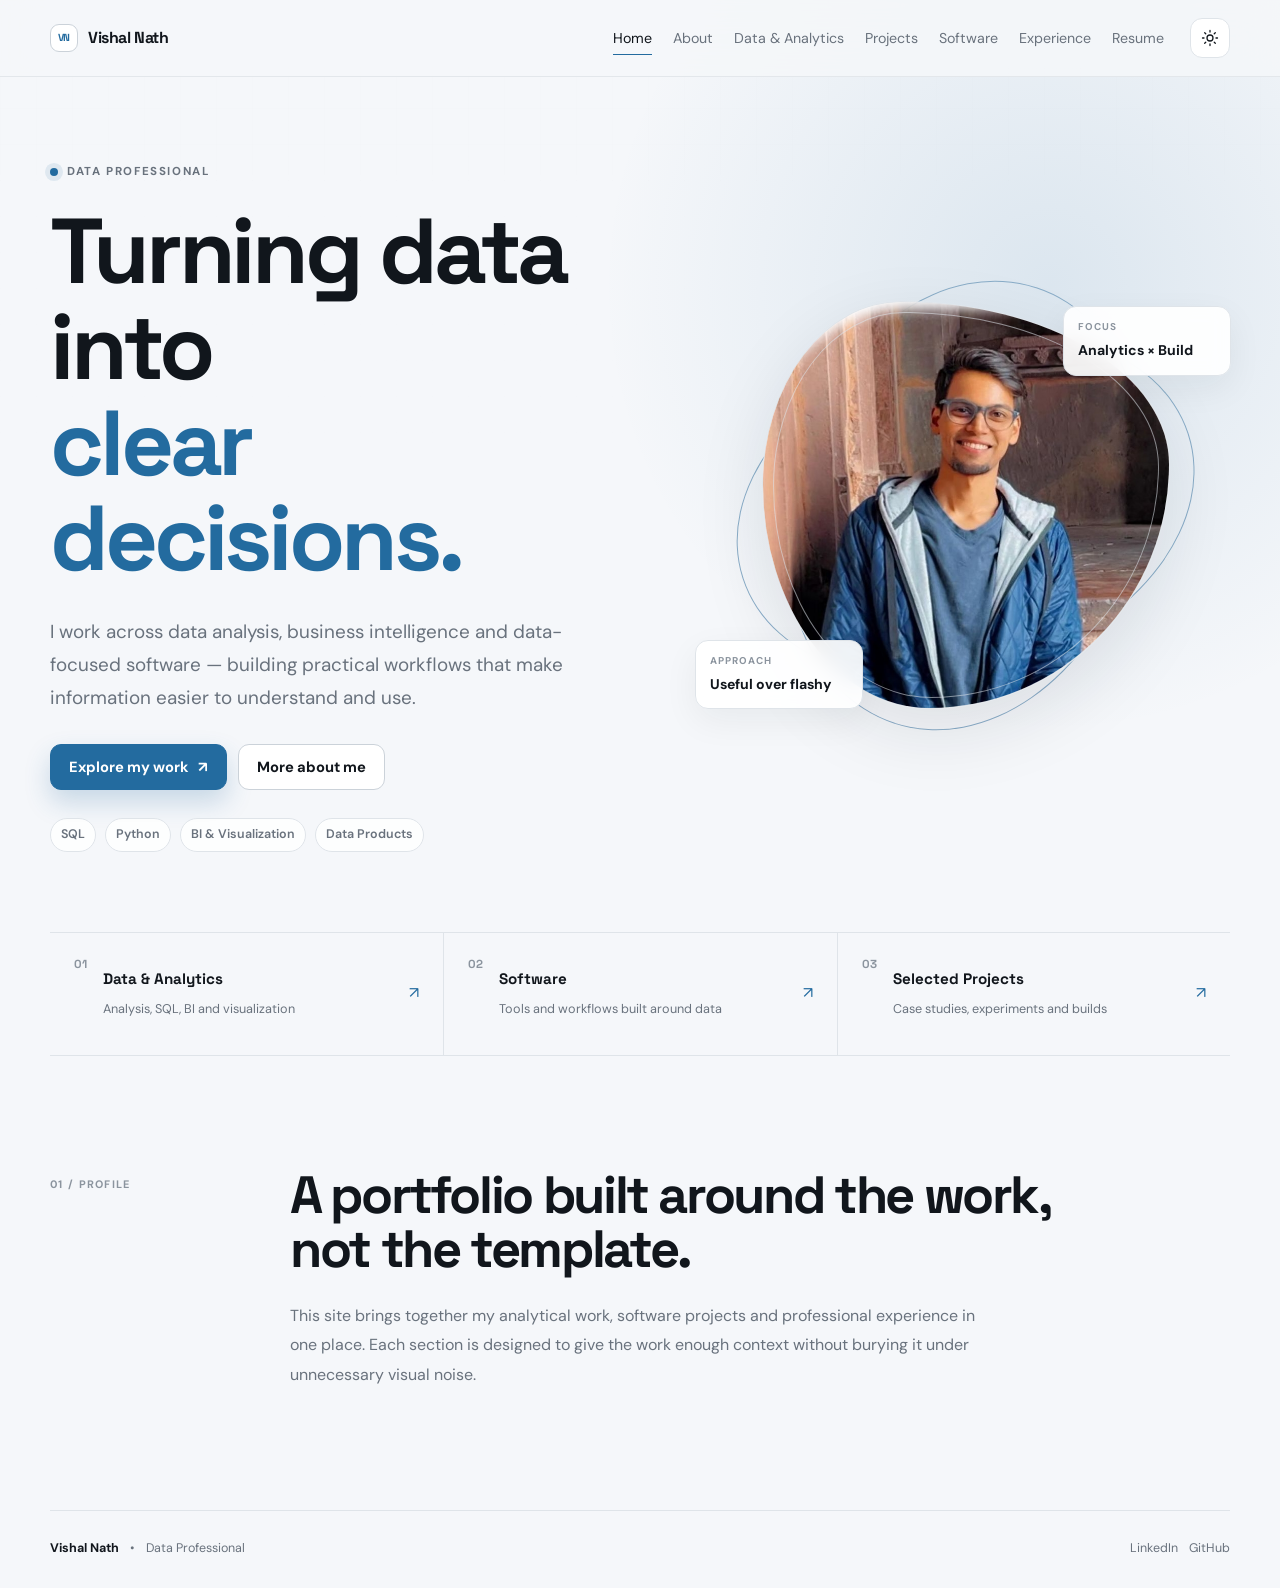
<file: index.html>
<!doctype html>
<html lang="en">
<head>
  <meta charset="utf-8">
  <meta name="viewport" content="width=device-width, initial-scale=1">
  <meta name="description" content="Vishal Nath — Data Professional portfolio">
  <meta name="theme-color" content="#f5f7fa">
  <title>Vishal Nath — Data Professional</title>
  <link rel="preconnect" href="https://fonts.googleapis.com">
  <link rel="preconnect" href="https://fonts.gstatic.com" crossorigin>
  <link href="https://fonts.googleapis.com/css2?family=DM+Sans:wght@400;500;600;700&family=Space+Grotesk:wght@500;600;700&display=swap" rel="stylesheet">
  <link rel="stylesheet" href="assets/css/style.css">
  <script src="assets/js/theme.js" defer></script>
</head>
<body>
  <div class="site-shell">
    <header class="site-header">
      <nav class="nav container" aria-label="Primary navigation">
        <a class="brand" href="./" aria-label="Vishal Nath home">
          <span class="brand-mark">VN</span>
          <span>Vishal Nath</span>
        </a>

        <div class="nav-links">
          <a class="active" href="./">Home</a>
          <a href="./about/">About</a>
          <a href="./data/">Data &amp; Analytics</a>
          <a href="./projects/">Projects</a>
          <a href="./software/">Software</a>
          <a href="./experience/">Experience</a>
          <a href="./resume/">Resume</a>
        </div>

        <button class="theme-toggle" type="button" aria-label="Toggle dark mode" title="Toggle theme">
          <svg class="theme-icon theme-icon-sun" viewBox="0 0 24 24" aria-hidden="true">
            <circle cx="12" cy="12" r="4"></circle>
            <path d="M12 2v2M12 20v2M4.93 4.93l1.41 1.41M17.66 17.66l1.41 1.41M2 12h2M20 12h2M4.93 19.07l1.41-1.41M17.66 6.34l1.41-1.41"></path>
          </svg>
          <svg class="theme-icon theme-icon-moon" viewBox="0 0 24 24" aria-hidden="true">
            <path d="M21 14.8A8.7 8.7 0 0 1 9.2 3a8.7 8.7 0 1 0 11.8 11.8Z"></path>
          </svg>
        </button>
      </nav>
    </header>

    <main>
      <section class="hero container">
        <div class="hero-copy">
          <div class="eyebrow">
            <span class="status-dot"></span>
            Data Professional
          </div>

          <h1>
            Turning data into
            <span class="headline-accent">clear decisions.</span>
          </h1>

          <p class="lead">
            I work across data analysis, business intelligence and data-focused software —
            building practical workflows that make information easier to understand and use.
          </p>

          <div class="hero-actions">
            <a class="button button-primary" href="./projects/">
              Explore my work
              <span aria-hidden="true">↗</span>
            </a>
            <a class="button button-secondary" href="./about/">More about me</a>
          </div>

          <div class="hero-meta" aria-label="Focus areas">
            <span>SQL</span>
            <span>Python</span>
            <span>BI &amp; Visualization</span>
            <span>Data Products</span>
          </div>
        </div>

        <div class="hero-visual">
          <div class="portrait-wrap">
            <div class="portrait-orbit orbit-a"></div>
            <div class="portrait-orbit orbit-b"></div>
            <div class="portrait-card">
              <img src="assets/images/profile.png" alt="Portrait of Vishal Nath">
            </div>
            <div class="floating-tag tag-top">
              <span class="tag-kicker">Focus</span>
              <strong>Analytics × Build</strong>
            </div>
            <div class="floating-tag tag-bottom">
              <span class="tag-kicker">Approach</span>
              <strong>Useful over flashy</strong>
            </div>
          </div>
        </div>
      </section>

      <section class="quick-strip container" aria-label="Portfolio overview">
        <a href="./data/" class="quick-item">
          <div class="quick-index">01</div>
          <div>
            <strong>Data &amp; Analytics</strong>
            <span>Analysis, SQL, BI and visualization</span>
          </div>
          <span class="arrow" aria-hidden="true">↗</span>
        </a>

        <a href="./software/" class="quick-item">
          <div class="quick-index">02</div>
          <div>
            <strong>Software</strong>
            <span>Tools and workflows built around data</span>
          </div>
          <span class="arrow" aria-hidden="true">↗</span>
        </a>

        <a href="./projects/" class="quick-item">
          <div class="quick-index">03</div>
          <div>
            <strong>Selected Projects</strong>
            <span>Case studies, experiments and builds</span>
          </div>
          <span class="arrow" aria-hidden="true">↗</span>
        </a>
      </section>

      <section class="intro-section container">
        <div class="section-label">01 / Profile</div>
        <div class="intro-content">
          <h2>A portfolio built around the work, not the template.</h2>
          <p>
            This site brings together my analytical work, software projects and professional
            experience in one place. Each section is designed to give the work enough context
            without burying it under unnecessary visual noise.
          </p>
        </div>
      </section>
    </main>

    <footer class="site-footer container">
      <div class="footer-left">
        <span>Vishal Nath</span>
        <span class="footer-separator">•</span>
        <span>Data Professional</span>
      </div>
      <div class="footer-links">
        <a href="https://www.linkedin.com/in/vishal-nath-8261611b9/" target="_blank" rel="noreferrer">LinkedIn</a>
        <a href="https://github.com/Kazake95/lytrize_desktop" target="_blank" rel="noreferrer">GitHub</a>
      </div>
    </footer>
  </div>
</body>
</html>
</file>
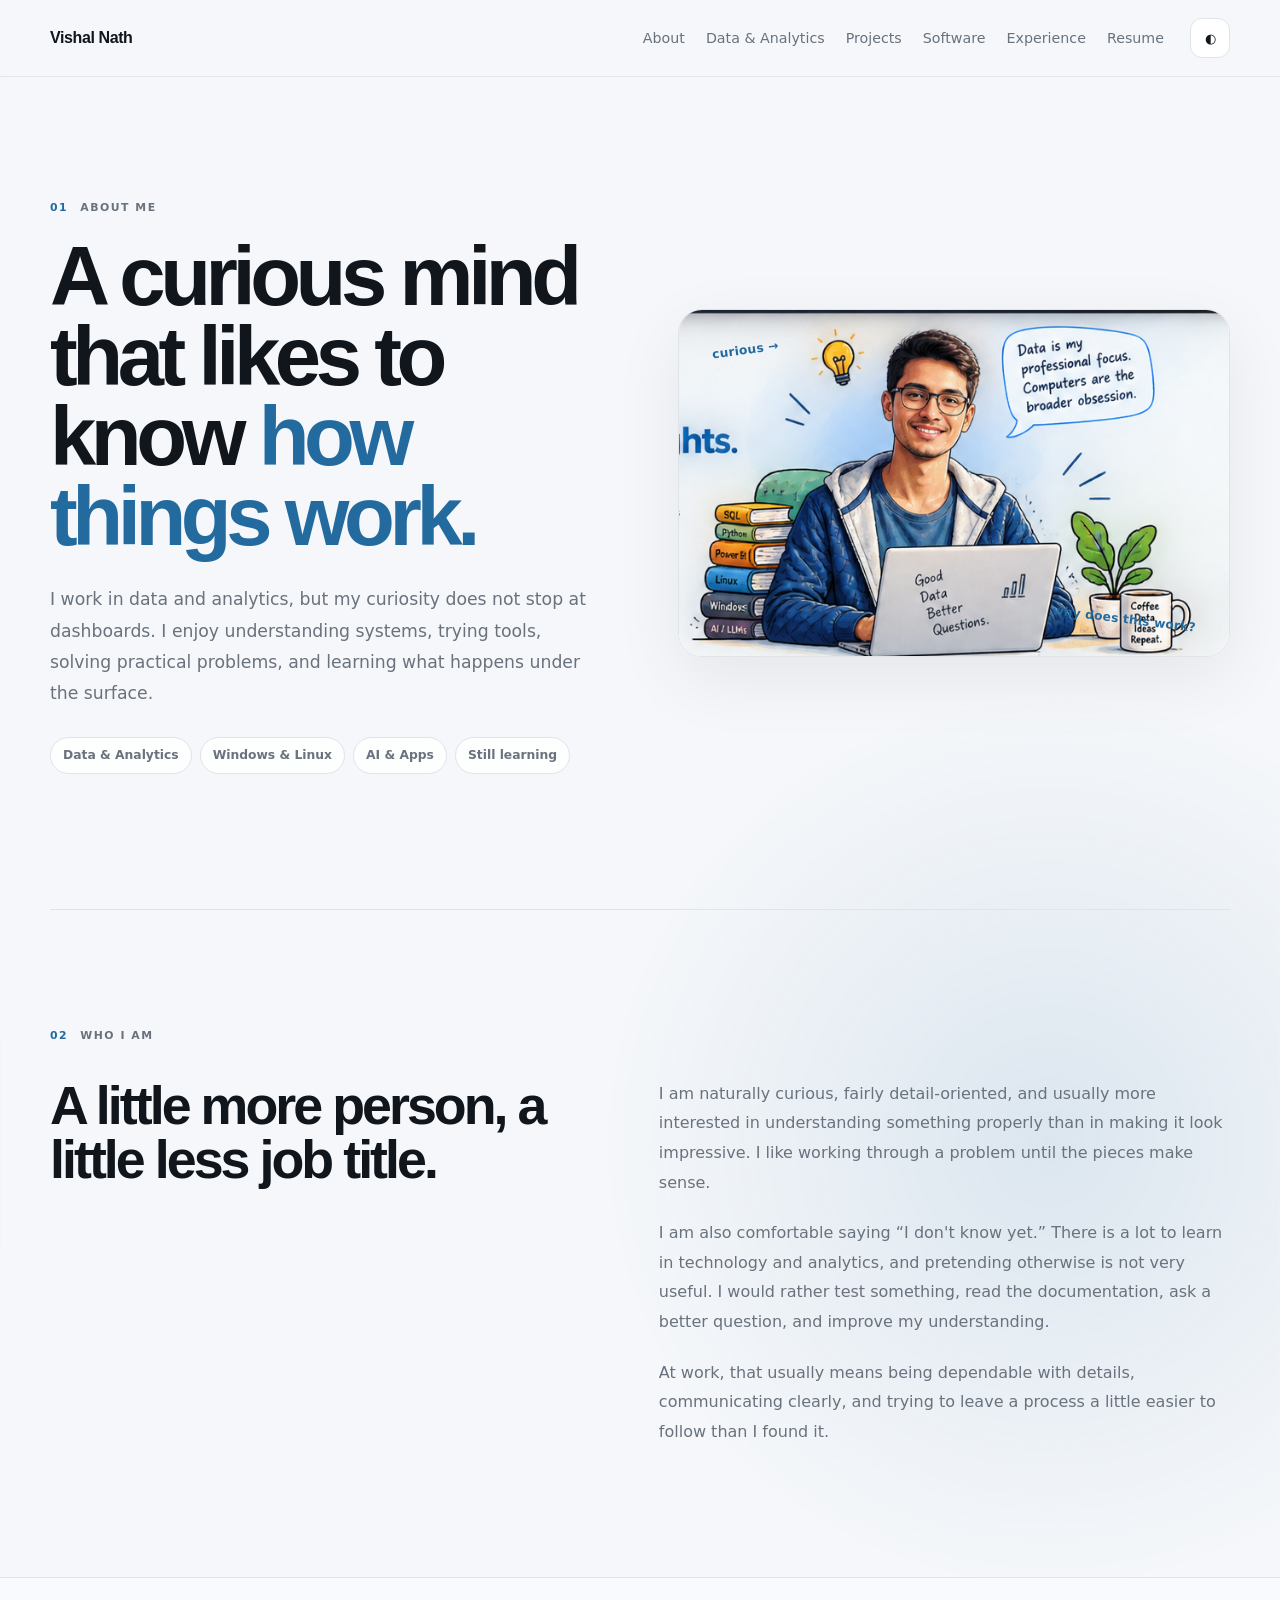
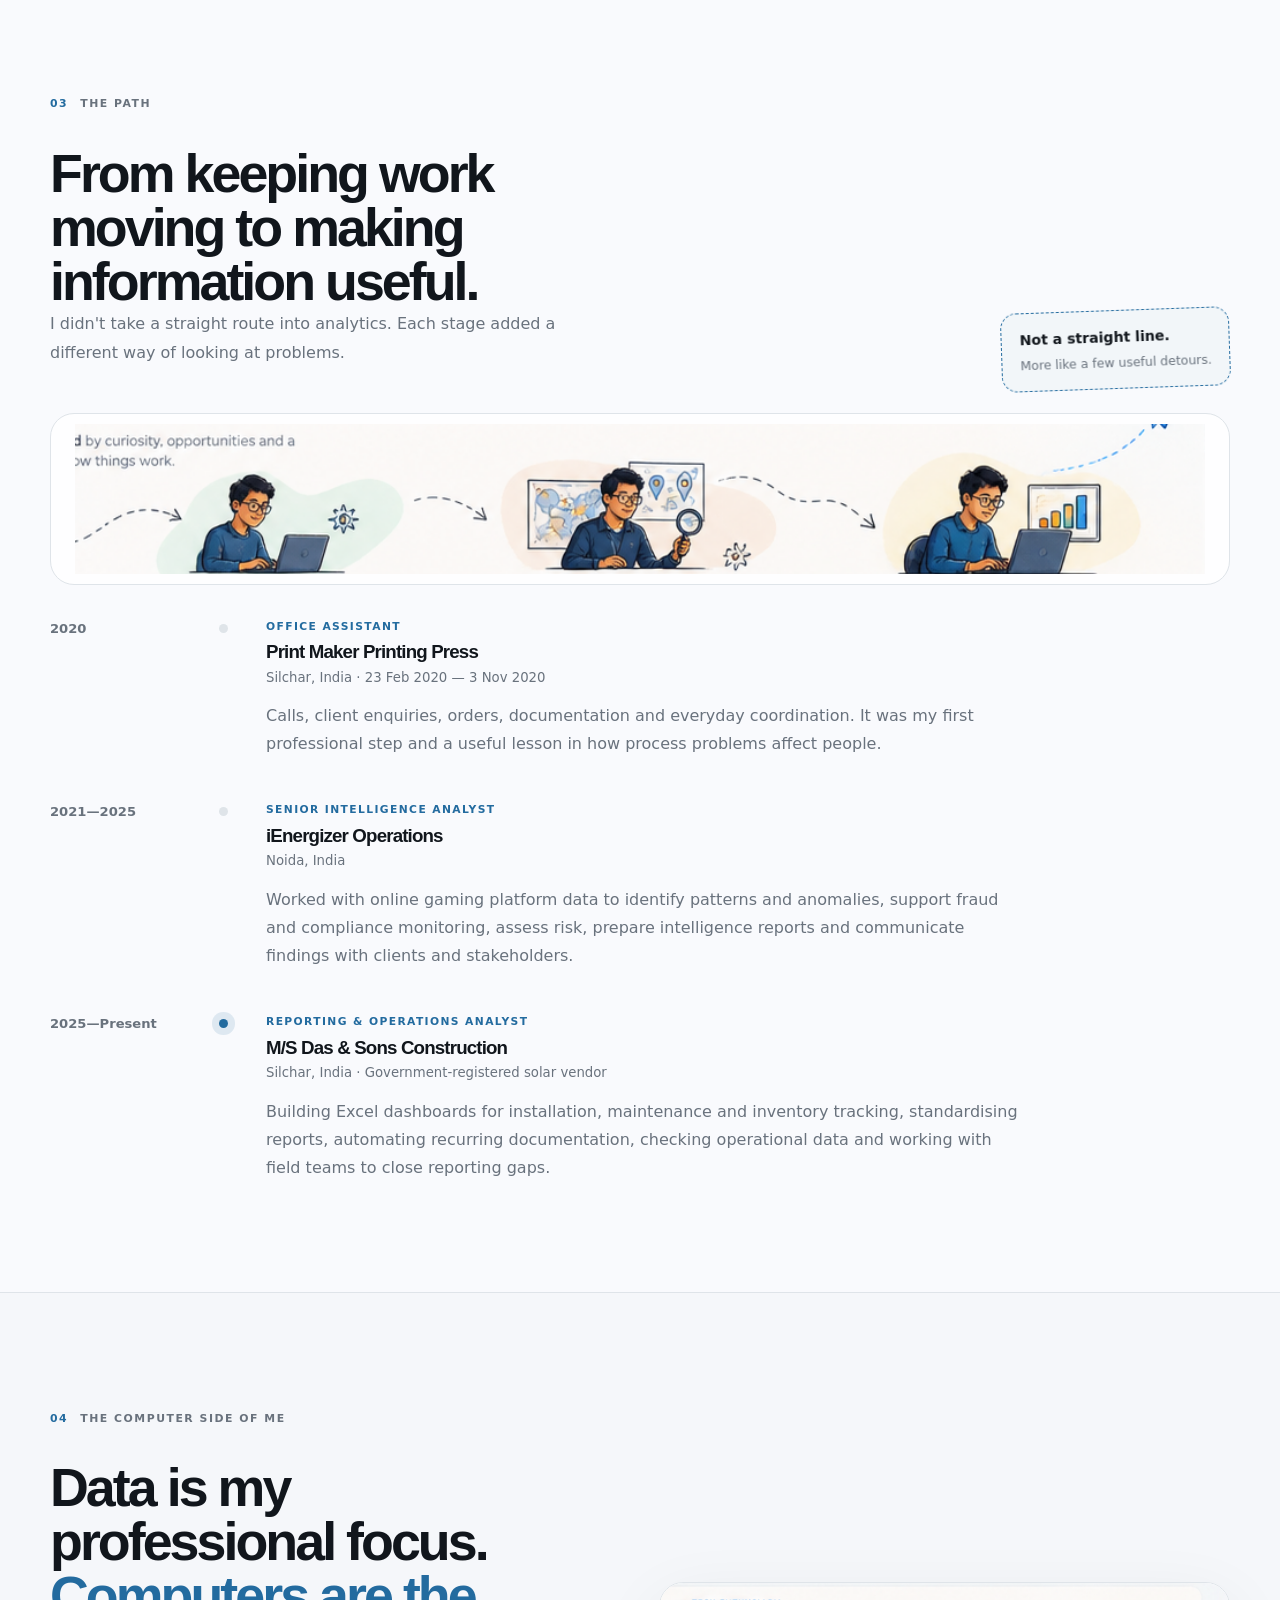
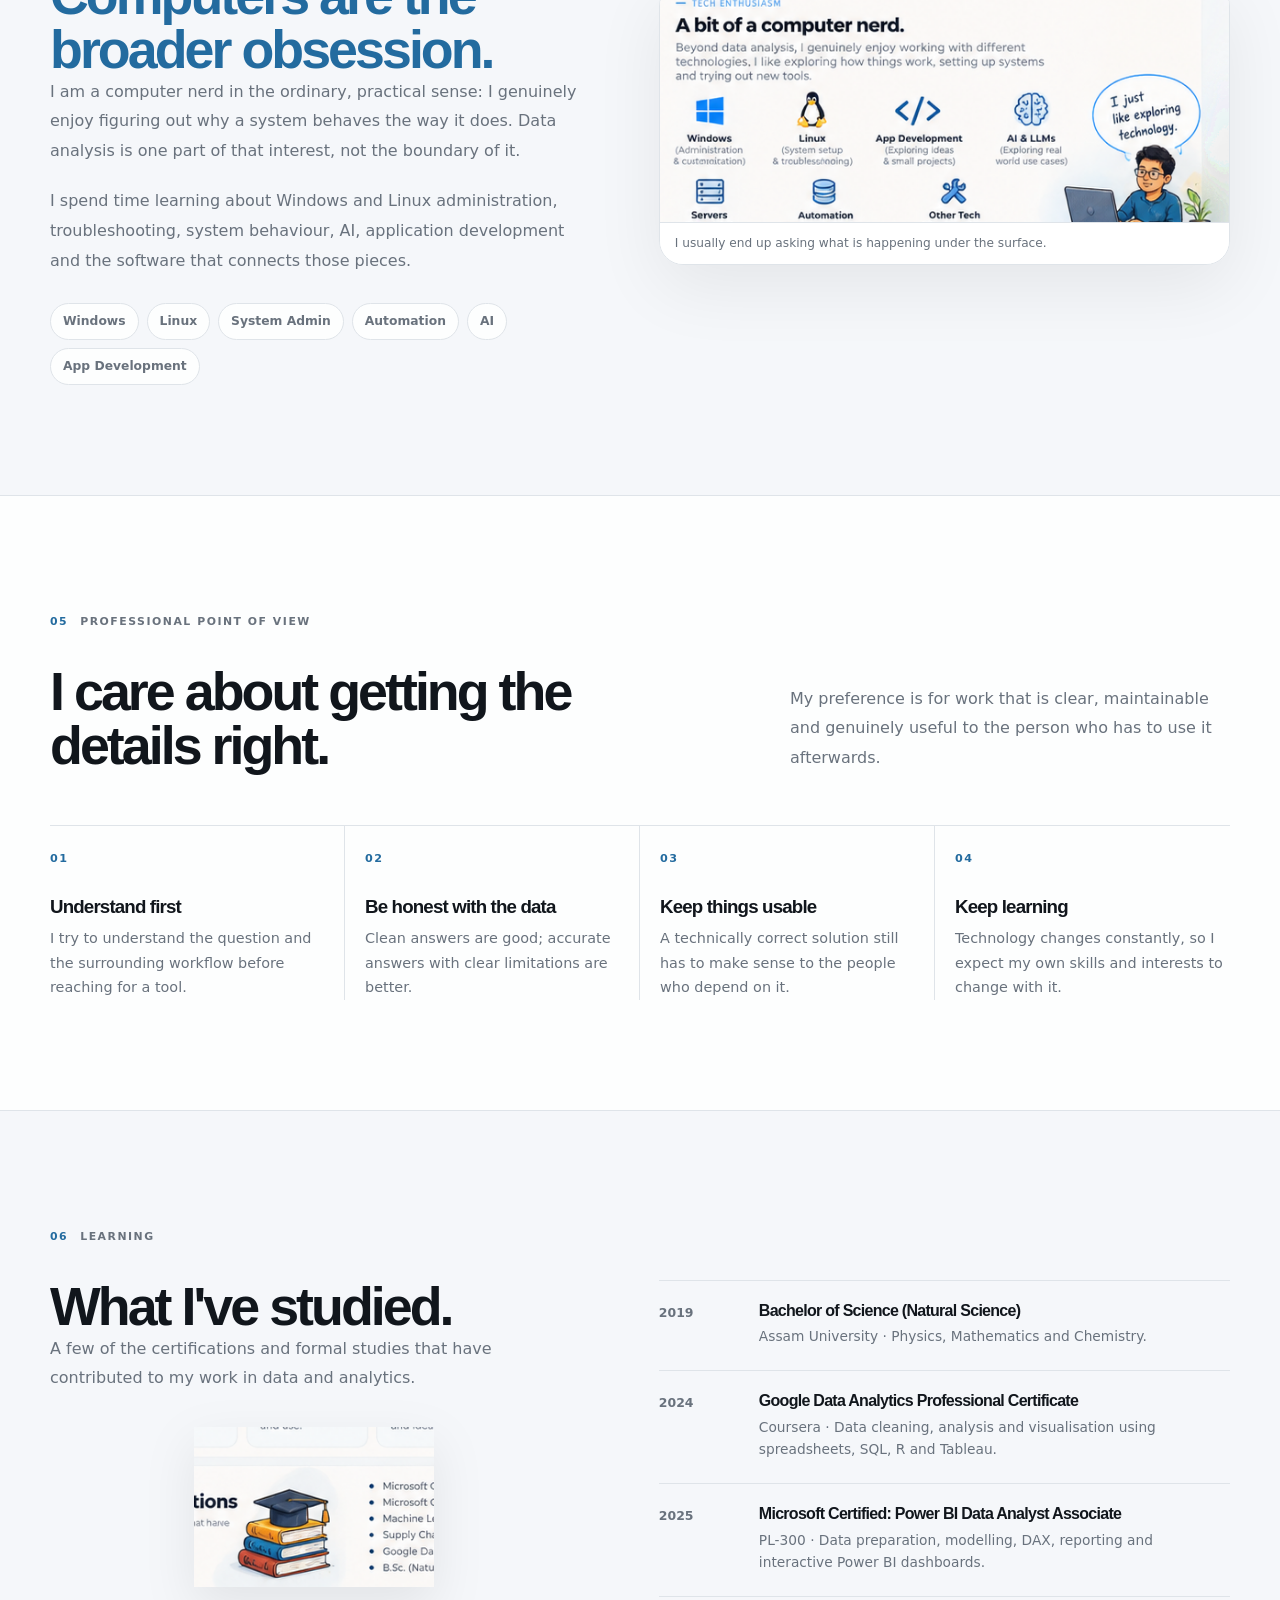
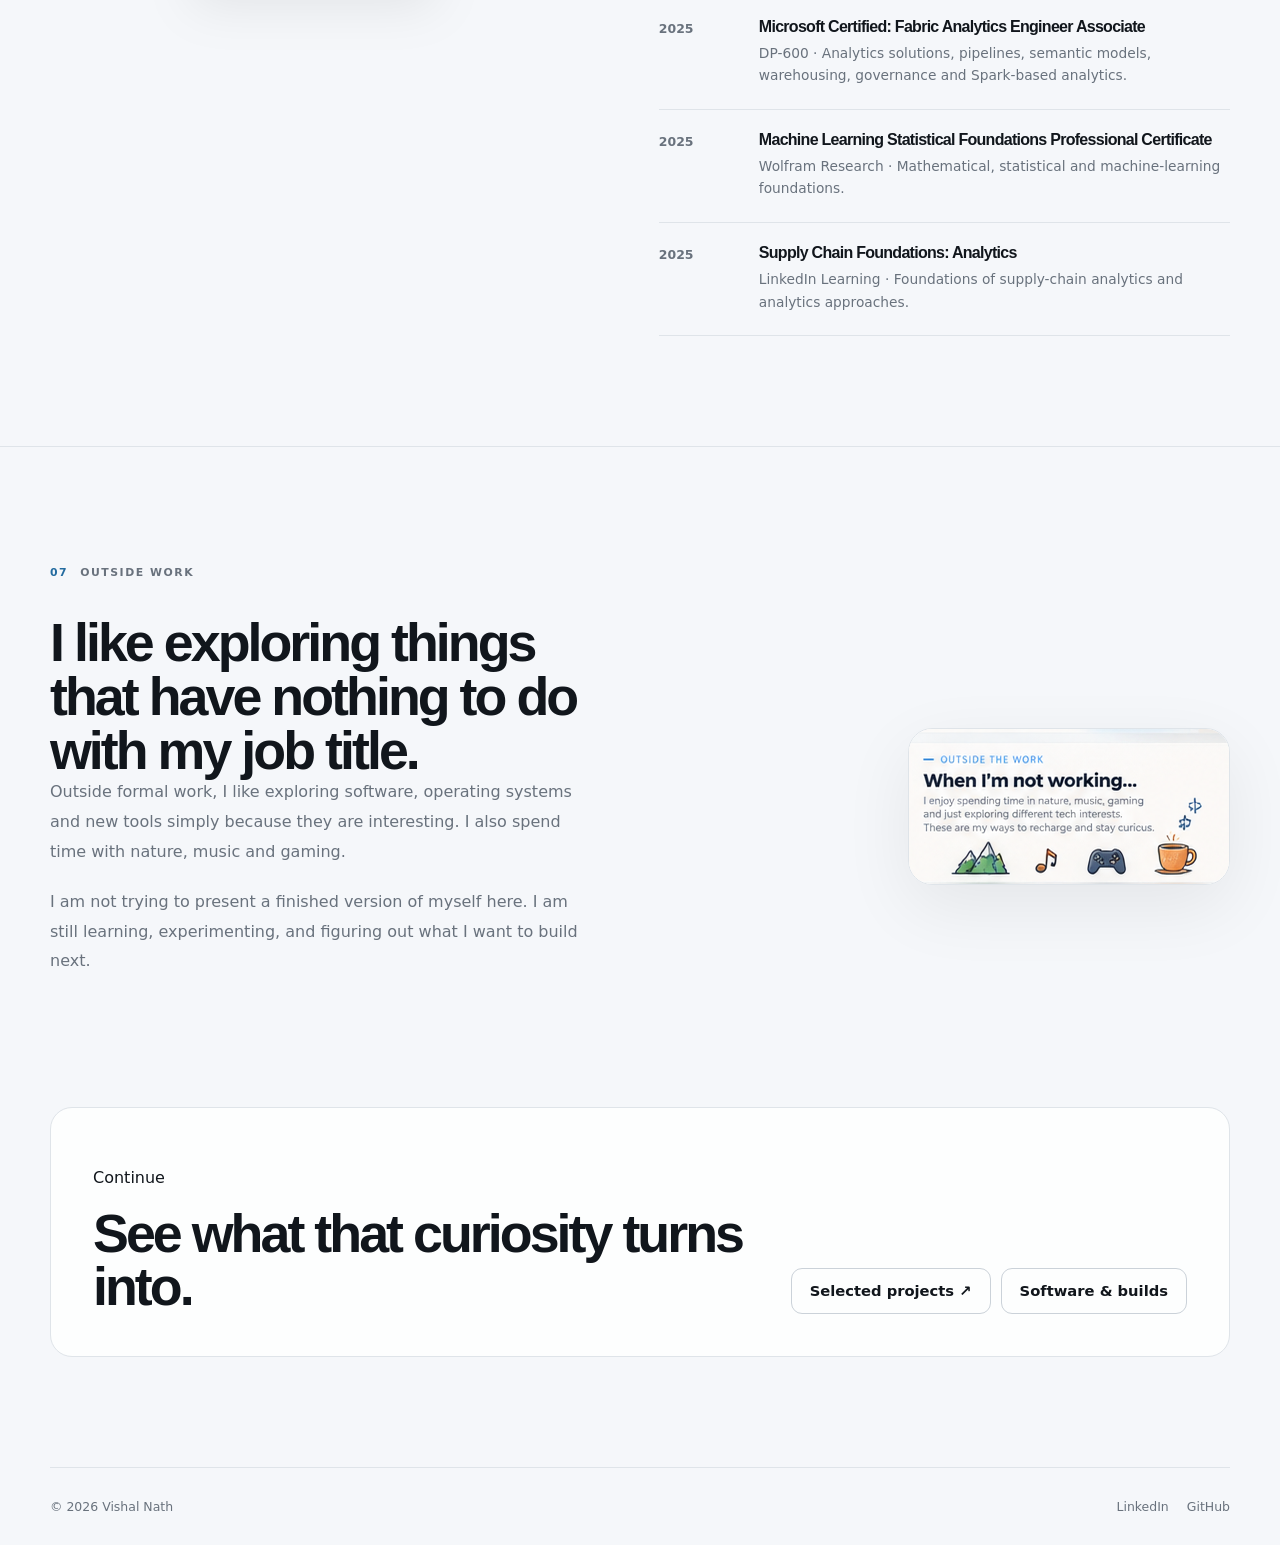
<file: about/index.html>
<!doctype html>
<html lang="en">
<head>
  <meta charset="utf-8">
  <meta name="viewport" content="width=device-width, initial-scale=1">
  <meta name="description" content="About Vishal Nath — background, character, professional perspective and interests across data and technology.">
  <title>About — Vishal Nath</title>
  <link rel="stylesheet" href="../assets/css/style.css">
  <link rel="stylesheet" href="./about.css">
  <script src="../assets/js/theme.js" defer></script>
</head>
<body>
  <header class="site-header">
    <nav class="nav container" aria-label="Primary navigation">
      <a class="brand" href="../">Vishal Nath</a>
      <div class="nav-links">
        <a href="./" aria-current="page">About</a>
        <a href="../data/">Data &amp; Analytics</a>
        <a href="../projects/">Projects</a>
        <a href="../software/">Software</a>
        <a href="../experience/">Experience</a>
        <a href="../resume/">Resume</a>
      </div>
      <button class="theme-toggle" type="button" aria-label="Toggle dark and light mode" title="Toggle theme"><span aria-hidden="true">◐</span></button>
    </nav>
  </header>

  <main>
    <section class="infographic-hero container">
      <div class="hero-copy-block">
        <div class="section-label compact"><span>01</span><span>About me</span></div>
        <h1>A curious mind that likes to know <span>how things work.</span></h1>
        <p class="lead">I work in data and analytics, but my curiosity does not stop at dashboards. I enjoy understanding systems, trying tools, solving practical problems, and learning what happens under the surface.</p>
        <div class="chip-row">
          <span>Data &amp; Analytics</span><span>Windows &amp; Linux</span><span>AI &amp; Apps</span><span>Still learning</span>
        </div>
      </div>

      <div class="illustration-card hero-illustration">
        <img src="../assets/images/hero-nerd.png" alt="Cartoon illustration of Vishal working with a laptop, surrounded by technology references">
        <span class="scribble scribble-one">curious →</span>
        <span class="scribble scribble-two">why does this work?</span>
      </div>
    </section>

    <section class="character-section container section">
      <div class="section-label"><span>02</span><span>Who I am</span></div>
      <div class="split-intro">
        <h2>A little more person, a little less job title.</h2>
        <div class="body-copy">
          <p>I am naturally curious, fairly detail-oriented, and usually more interested in understanding something properly than in making it look impressive. I like working through a problem until the pieces make sense.</p>
          <p>I am also comfortable saying “I don't know yet.” There is a lot to learn in technology and analytics, and pretending otherwise is not very useful. I would rather test something, read the documentation, ask a better question, and improve my understanding.</p>
          <p>At work, that usually means being dependable with details, communicating clearly, and trying to leave a process a little easier to follow than I found it.</p>
        </div>
      </div>
    </section>

    <section class="journey-section">
      <div class="container section">
        <div class="section-label"><span>03</span><span>The path</span></div>
        <div class="journey-heading">
          <div>
            <h2>From keeping work moving to making information useful.</h2>
            <p>I didn't take a straight route into analytics. Each stage added a different way of looking at problems.</p>
          </div>
          <div class="mini-note"><strong>Not a straight line.</strong><span>More like a few useful detours.</span></div>
        </div>

        <div class="journey-visual">
          <img src="../assets/images/journey-strip.png" alt="" aria-hidden="true">
        </div>

        <div class="timeline">
          <article>
            <div class="timeline-year">2020</div>
            <div class="timeline-dot"></div>
            <div>
              <p class="role-type">Office Assistant</p>
              <h3>Print Maker Printing Press</h3>
              <p class="place">Silchar, India · 23 Feb 2020 — 3 Nov 2020</p>
              <p>Calls, client enquiries, orders, documentation and everyday coordination. It was my first professional step and a useful lesson in how process problems affect people.</p>
            </div>
          </article>
          <article>
            <div class="timeline-year">2021—2025</div>
            <div class="timeline-dot"></div>
            <div>
              <p class="role-type">Senior Intelligence Analyst</p>
              <h3>iEnergizer Operations</h3>
              <p class="place">Noida, India</p>
              <p>Worked with online gaming platform data to identify patterns and anomalies, support fraud and compliance monitoring, assess risk, prepare intelligence reports and communicate findings with clients and stakeholders.</p>
            </div>
          </article>
          <article class="current">
            <div class="timeline-year">2025—Present</div>
            <div class="timeline-dot"></div>
            <div>
              <p class="role-type">Reporting &amp; Operations Analyst</p>
              <h3>M/S Das &amp; Sons Construction</h3>
              <p class="place">Silchar, India · Government-registered solar vendor</p>
              <p>Building Excel dashboards for installation, maintenance and inventory tracking, standardising reports, automating recurring documentation, checking operational data and working with field teams to close reporting gaps.</p>
            </div>
          </article>
        </div>
      </div>
    </section>

    <section class="tech-section container section">
      <div class="section-label"><span>04</span><span>The computer side of me</span></div>
      <div class="tech-layout">
        <div>
          <h2>Data is my professional focus. <span>Computers are the broader obsession.</span></h2>
          <p>I am a computer nerd in the ordinary, practical sense: I genuinely enjoy figuring out why a system behaves the way it does. Data analysis is one part of that interest, not the boundary of it.</p>
          <p>I spend time learning about Windows and Linux administration, troubleshooting, system behaviour, AI, application development and the software that connects those pieces.</p>
          <div class="interest-tags">
            <span>Windows</span><span>Linux</span><span>System Admin</span><span>Automation</span><span>AI</span><span>App Development</span>
          </div>
        </div>
        <div class="illustration-card tech-illustration">
          <img src="../assets/images/tech-nerd.png" alt="Cartoon illustration of Vishal exploring computers and technology">
          <div class="image-caption">I usually end up asking what is happening under the surface.</div>
        </div>
      </div>
    </section>

    <section class="principles-section">
      <div class="container section">
        <div class="section-label"><span>05</span><span>Professional point of view</span></div>
        <div class="principles-head">
          <h2>I care about getting the details right.</h2>
          <p>My preference is for work that is clear, maintainable and genuinely useful to the person who has to use it afterwards.</p>
        </div>
        <div class="principles">
          <article><b>01</b><h3>Understand first</h3><p>I try to understand the question and the surrounding workflow before reaching for a tool.</p></article>
          <article><b>02</b><h3>Be honest with the data</h3><p>Clean answers are good; accurate answers with clear limitations are better.</p></article>
          <article><b>03</b><h3>Keep things usable</h3><p>A technically correct solution still has to make sense to the people who depend on it.</p></article>
          <article><b>04</b><h3>Keep learning</h3><p>Technology changes constantly, so I expect my own skills and interests to change with it.</p></article>
        </div>
      </div>
    </section>

    <section class="learning-section">
      <div class="container section">
        <div class="section-label"><span>06</span><span>Learning</span></div>
        <div class="learning-layout">
          <div>
            <h2>What I've studied.</h2>
            <p>A few of the certifications and formal studies that have contributed to my work in data and analytics.</p>
            <img class="learning-art" src="../assets/images/learning-stack.png" alt="" aria-hidden="true">
          </div>
          <div class="credential-list">
            <article><time>2019</time><div><h3>Bachelor of Science (Natural Science)</h3><p>Assam University · Physics, Mathematics and Chemistry.</p></div></article>
            <article><time>2024</time><div><h3>Google Data Analytics Professional Certificate</h3><p>Coursera · Data cleaning, analysis and visualisation using spreadsheets, SQL, R and Tableau.</p></div></article>
            <article><time>2025</time><div><h3>Microsoft Certified: Power BI Data Analyst Associate</h3><p>PL-300 · Data preparation, modelling, DAX, reporting and interactive Power BI dashboards.</p></div></article>
            <article><time>2025</time><div><h3>Microsoft Certified: Fabric Analytics Engineer Associate</h3><p>DP-600 · Analytics solutions, pipelines, semantic models, warehousing, governance and Spark-based analytics.</p></div></article>
            <article><time>2025</time><div><h3>Machine Learning Statistical Foundations Professional Certificate</h3><p>Wolfram Research · Mathematical, statistical and machine-learning foundations.</p></div></article>
            <article><time>2025</time><div><h3>Supply Chain Foundations: Analytics</h3><p>LinkedIn Learning · Foundations of supply-chain analytics and analytics approaches.</p></div></article>
          </div>
        </div>
      </div>
    </section>

    <section class="outside container section">
      <div class="section-label"><span>07</span><span>Outside work</span></div>
      <div class="outside-layout">
        <div>
          <h2>I like exploring things that have nothing to do with my job title.</h2>
          <p>Outside formal work, I like exploring software, operating systems and new tools simply because they are interesting. I also spend time with nature, music and gaming.</p>
          <p>I am not trying to present a finished version of myself here. I am still learning, experimenting, and figuring out what I want to build next.</p>
        </div>
        <div class="illustration-card outside-illustration">
          <img src="../assets/images/outside-icons.png" alt="Cartoon icons representing nature, music, gaming and coffee">
        </div>
      </div>
    </section>

    <section class="next-section container">
      <div class="next-card">
        <div><p class="kicker">Continue</p><h2>See what that curiosity turns into.</h2></div>
        <div class="next-links"><a class="button primary" href="../projects/">Selected projects ↗</a><a class="button" href="../software/">Software &amp; builds</a></div>
      </div>
    </section>
  </main>

  <footer class="site-footer container">
    <div>© 2026 Vishal Nath</div>
    <div class="footer-links"><a href="https://www.linkedin.com/in/vishal-nath-8261611b9" target="_blank" rel="noopener noreferrer">LinkedIn</a><a href="https://github.com/Kazake95" target="_blank" rel="noopener noreferrer">GitHub</a></div>
  </footer>
</body>
</html>
</file>
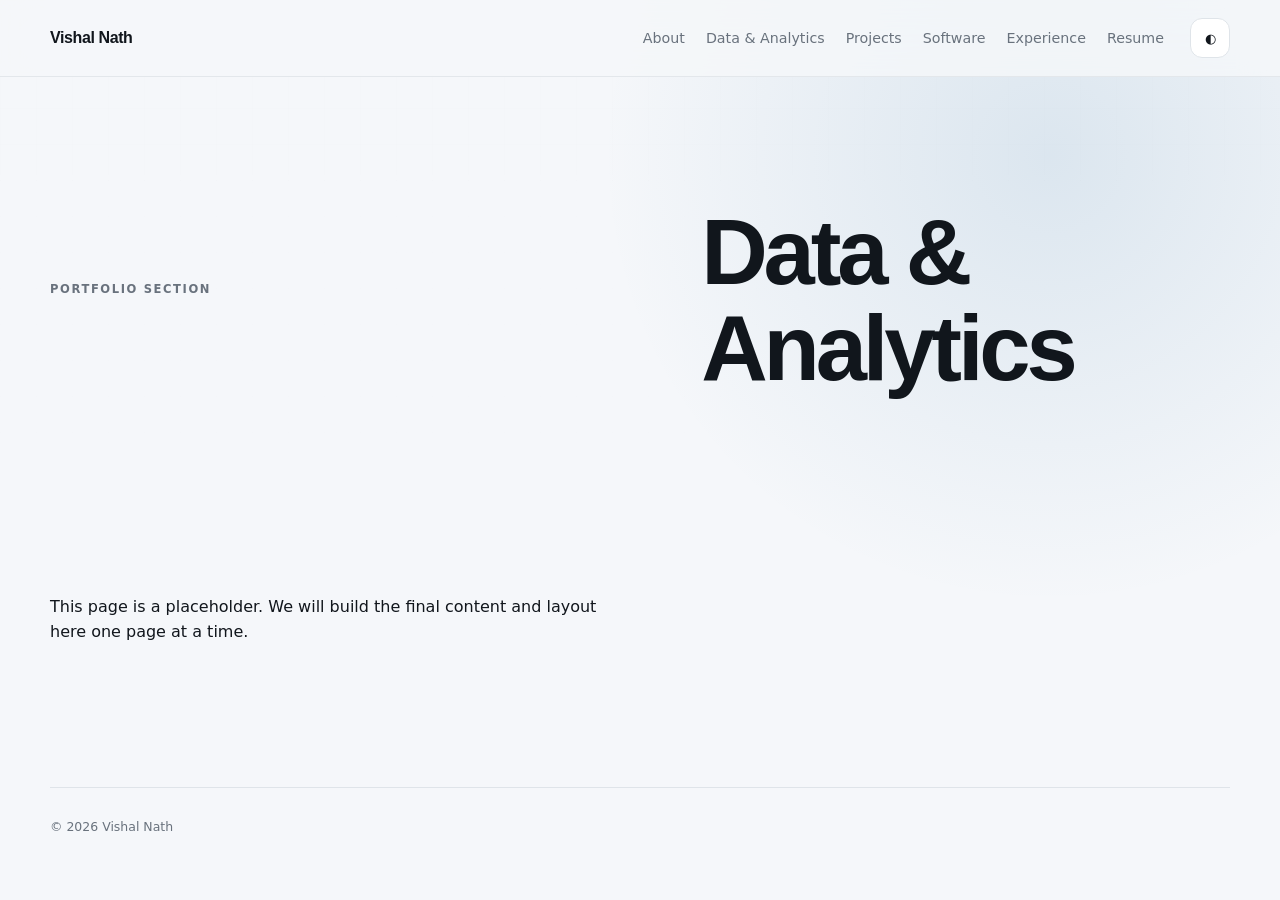
<file: data/index.html>
<!doctype html>
<html lang="en">
<head>
  <meta charset="utf-8">
  <meta name="viewport" content="width=device-width, initial-scale=1">
  <title>Data & Analytics — Vishal Nath</title>
  <link rel="stylesheet" href="../assets/css/style.css">
  <script src="../assets/js/theme.js" defer></script>
</head>
<body>
  <header class="site-header">
    <nav class="nav container" aria-label="Primary navigation">
      <a class="brand" href="../">Vishal Nath</a>
      <div class="nav-links"><a href="../about/">About</a><a href="../data/">Data & Analytics</a><a href="../projects/">Projects</a><a href="../software/">Software</a><a href="../experience/">Experience</a><a href="../resume/">Resume</a></div>
      <button class="theme-toggle" type="button" aria-label="Toggle dark and light mode" title="Toggle theme"><span aria-hidden="true">◐</span></button>
    </nav>
  </header>
  <main class="container hero">
    <p class="eyebrow">Portfolio section</p>
    <h1>Data & Analytics</h1>
    <p class="hero-copy">This page is a placeholder. We will build the final content and layout here one page at a time.</p>
  </main>
  <footer class="site-footer container"><span>© 2026 Vishal Nath</span></footer>
</body>
</html>
</file>
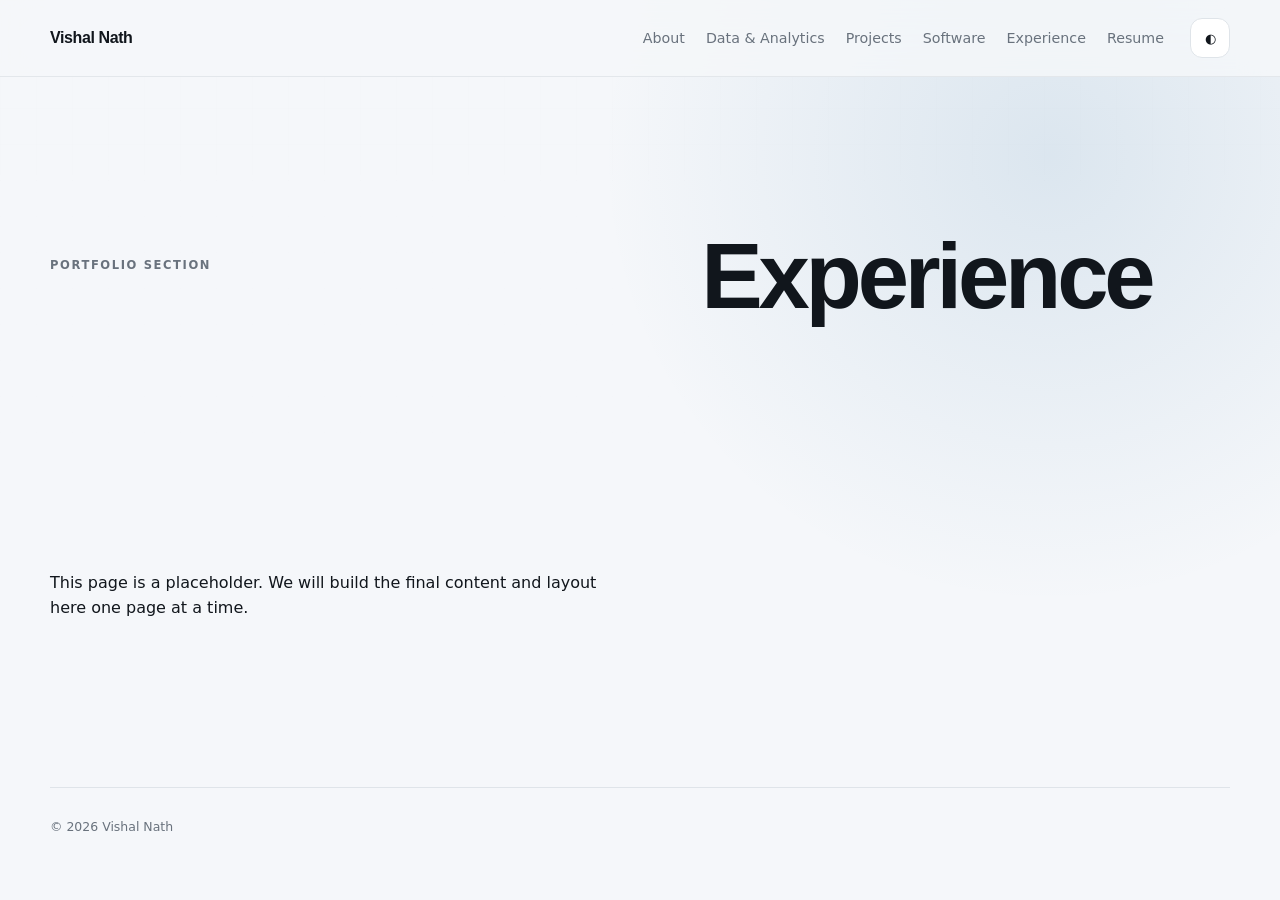
<file: experience/index.html>
<!doctype html>
<html lang="en">
<head>
  <meta charset="utf-8">
  <meta name="viewport" content="width=device-width, initial-scale=1">
  <title>Experience — Vishal Nath</title>
  <link rel="stylesheet" href="../assets/css/style.css">
  <script src="../assets/js/theme.js" defer></script>
</head>
<body>
  <header class="site-header">
    <nav class="nav container" aria-label="Primary navigation">
      <a class="brand" href="../">Vishal Nath</a>
      <div class="nav-links"><a href="../about/">About</a><a href="../data/">Data & Analytics</a><a href="../projects/">Projects</a><a href="../software/">Software</a><a href="../experience/">Experience</a><a href="../resume/">Resume</a></div>
      <button class="theme-toggle" type="button" aria-label="Toggle dark and light mode" title="Toggle theme"><span aria-hidden="true">◐</span></button>
    </nav>
  </header>
  <main class="container hero">
    <p class="eyebrow">Portfolio section</p>
    <h1>Experience</h1>
    <p class="hero-copy">This page is a placeholder. We will build the final content and layout here one page at a time.</p>
  </main>
  <footer class="site-footer container"><span>© 2026 Vishal Nath</span></footer>
</body>
</html>
</file>
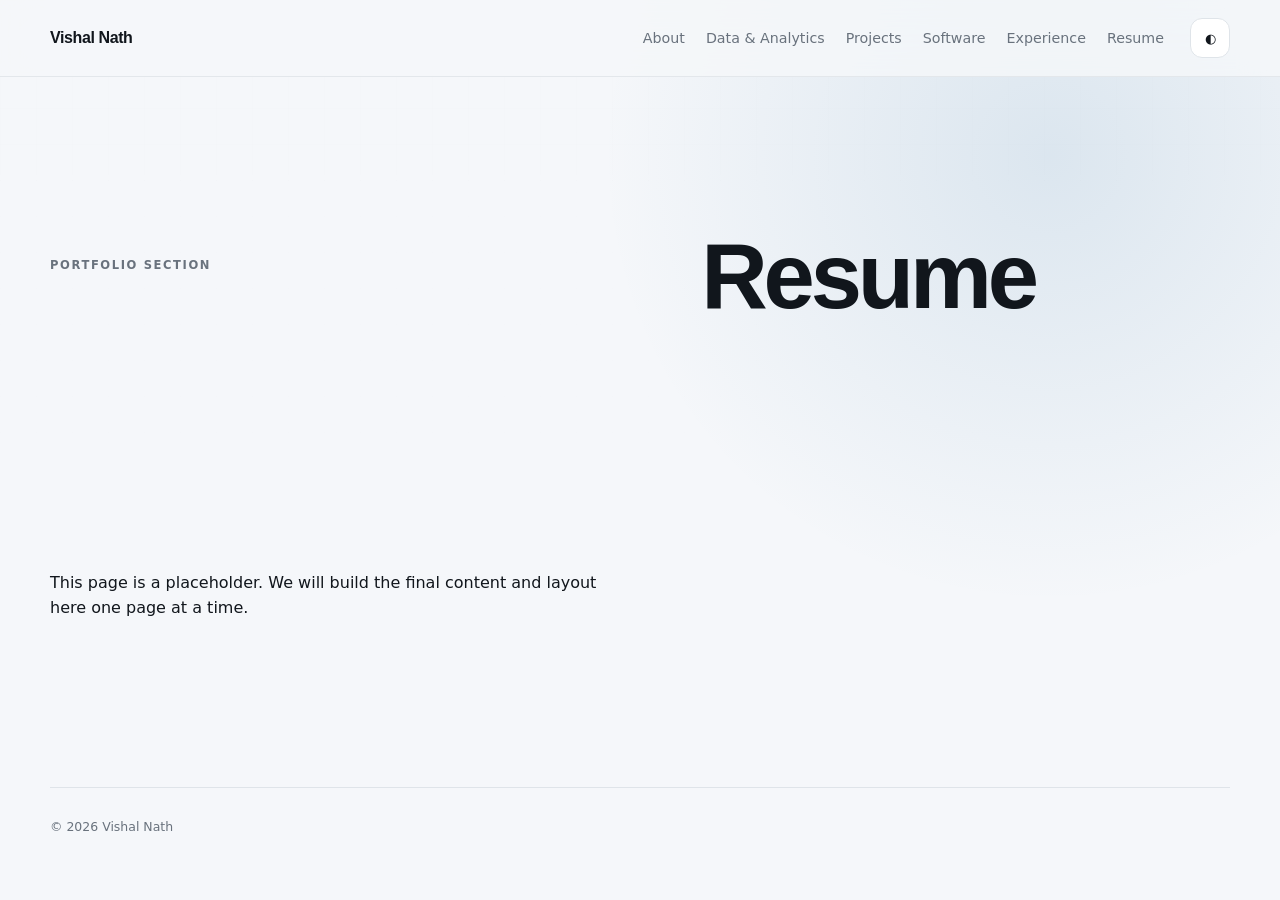
<file: resume/index.html>
<!doctype html>
<html lang="en">
<head>
  <meta charset="utf-8">
  <meta name="viewport" content="width=device-width, initial-scale=1">
  <title>Resume — Vishal Nath</title>
  <link rel="stylesheet" href="../assets/css/style.css">
  <script src="../assets/js/theme.js" defer></script>
</head>
<body>
  <header class="site-header">
    <nav class="nav container" aria-label="Primary navigation">
      <a class="brand" href="../">Vishal Nath</a>
      <div class="nav-links"><a href="../about/">About</a><a href="../data/">Data & Analytics</a><a href="../projects/">Projects</a><a href="../software/">Software</a><a href="../experience/">Experience</a><a href="../resume/">Resume</a></div>
      <button class="theme-toggle" type="button" aria-label="Toggle dark and light mode" title="Toggle theme"><span aria-hidden="true">◐</span></button>
    </nav>
  </header>
  <main class="container hero">
    <p class="eyebrow">Portfolio section</p>
    <h1>Resume</h1>
    <p class="hero-copy">This page is a placeholder. We will build the final content and layout here one page at a time.</p>
  </main>
  <footer class="site-footer container"><span>© 2026 Vishal Nath</span></footer>
</body>
</html>
</file>
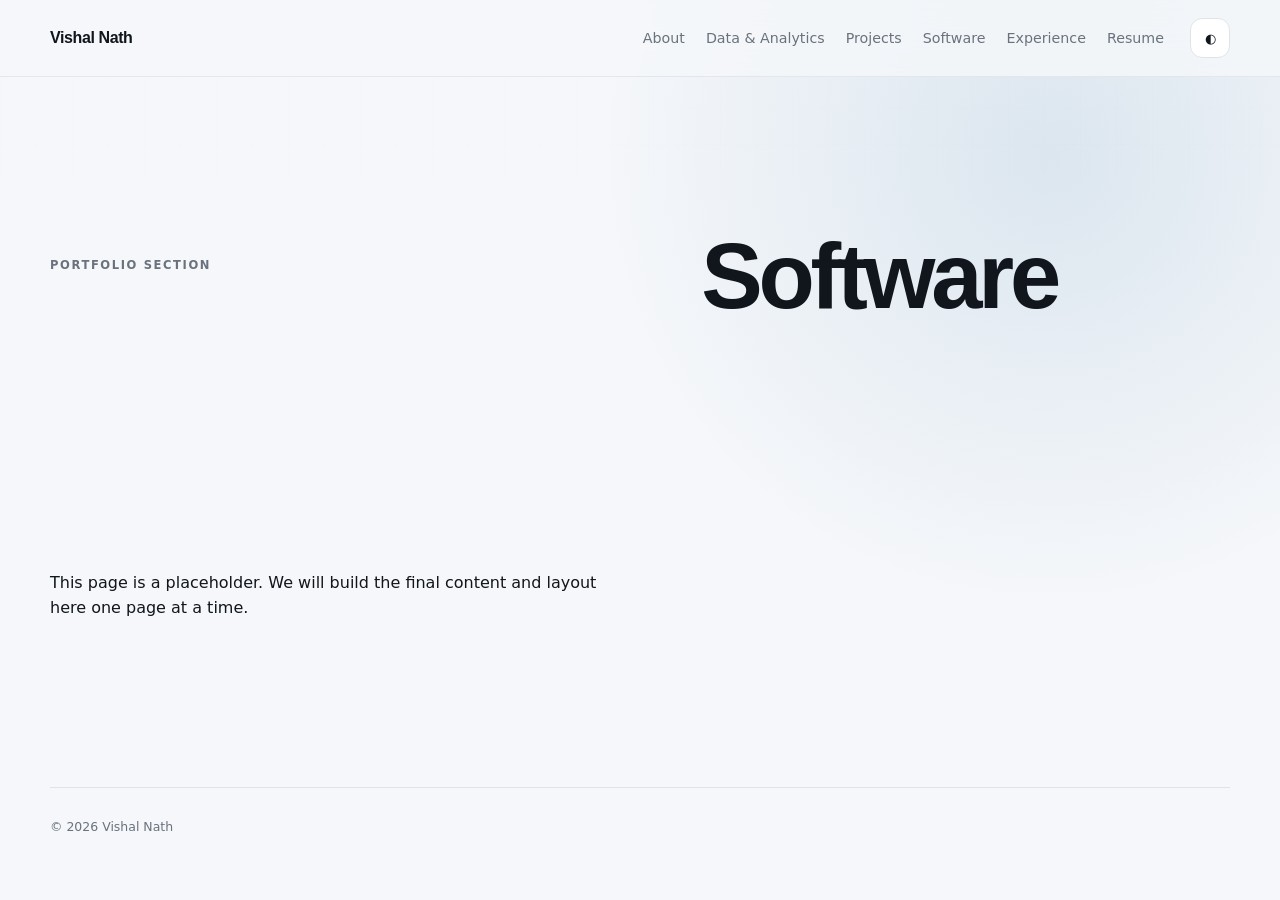
<file: software/index.html>
<!doctype html>
<html lang="en">
<head>
  <meta charset="utf-8">
  <meta name="viewport" content="width=device-width, initial-scale=1">
  <title>Software — Vishal Nath</title>
  <link rel="stylesheet" href="../assets/css/style.css">
  <script src="../assets/js/theme.js" defer></script>
</head>
<body>
  <header class="site-header">
    <nav class="nav container" aria-label="Primary navigation">
      <a class="brand" href="../">Vishal Nath</a>
      <div class="nav-links"><a href="../about/">About</a><a href="../data/">Data & Analytics</a><a href="../projects/">Projects</a><a href="../software/">Software</a><a href="../experience/">Experience</a><a href="../resume/">Resume</a></div>
      <button class="theme-toggle" type="button" aria-label="Toggle dark and light mode" title="Toggle theme"><span aria-hidden="true">◐</span></button>
    </nav>
  </header>
  <main class="container hero">
    <p class="eyebrow">Portfolio section</p>
    <h1>Software</h1>
    <p class="hero-copy">This page is a placeholder. We will build the final content and layout here one page at a time.</p>
  </main>
  <footer class="site-footer container"><span>© 2026 Vishal Nath</span></footer>
</body>
</html>
</file>
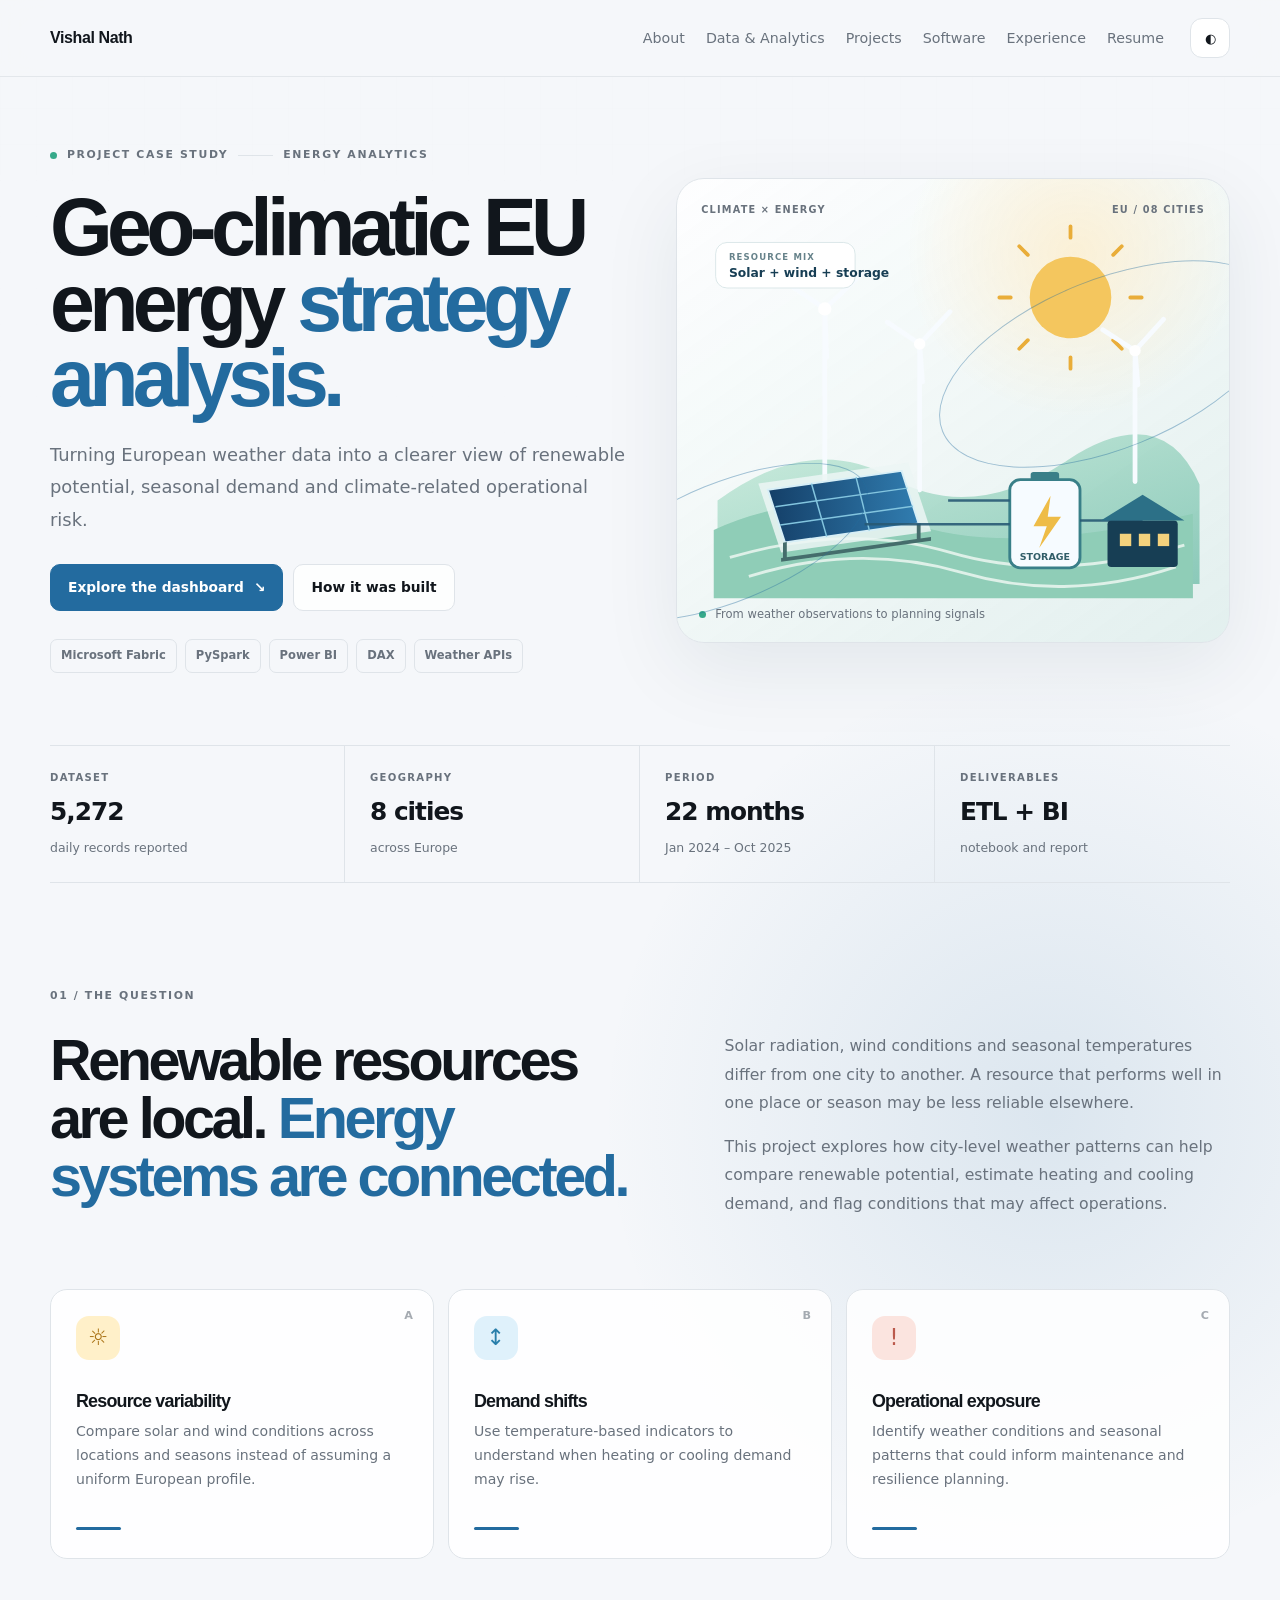
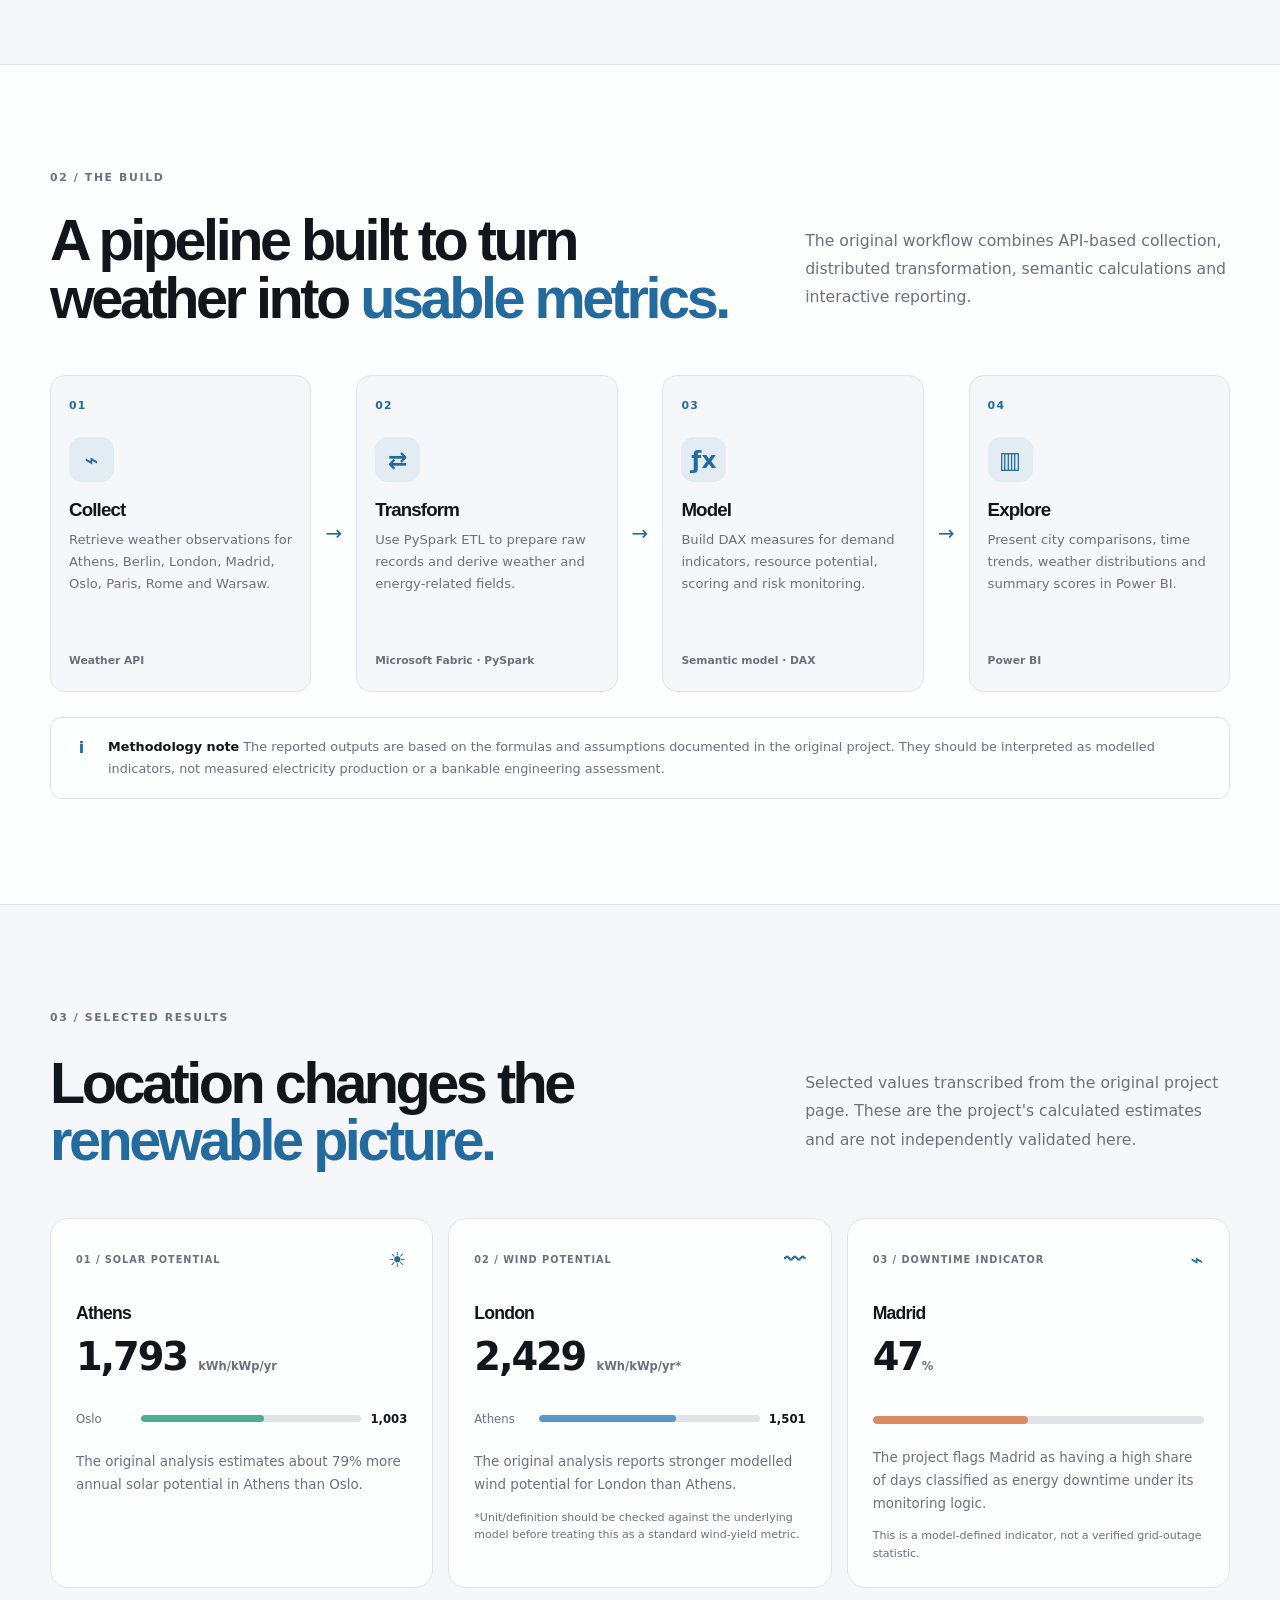
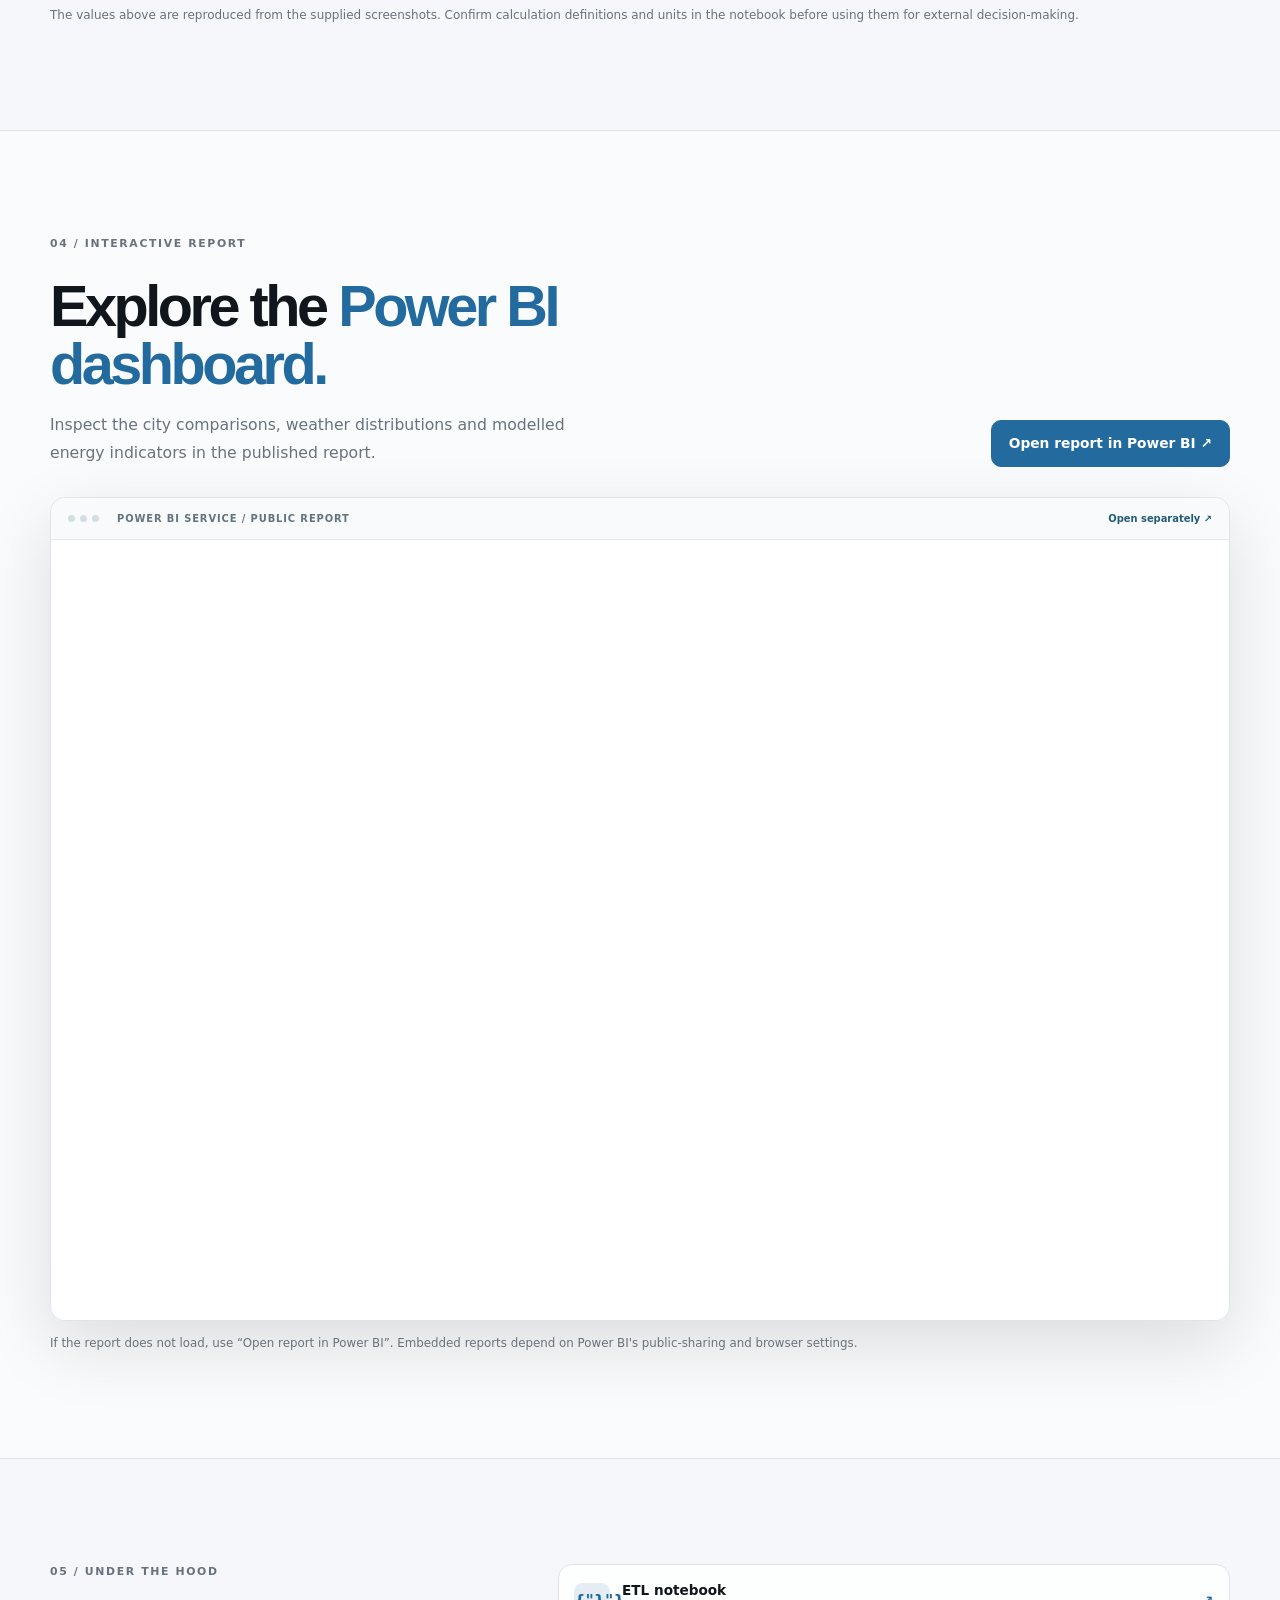
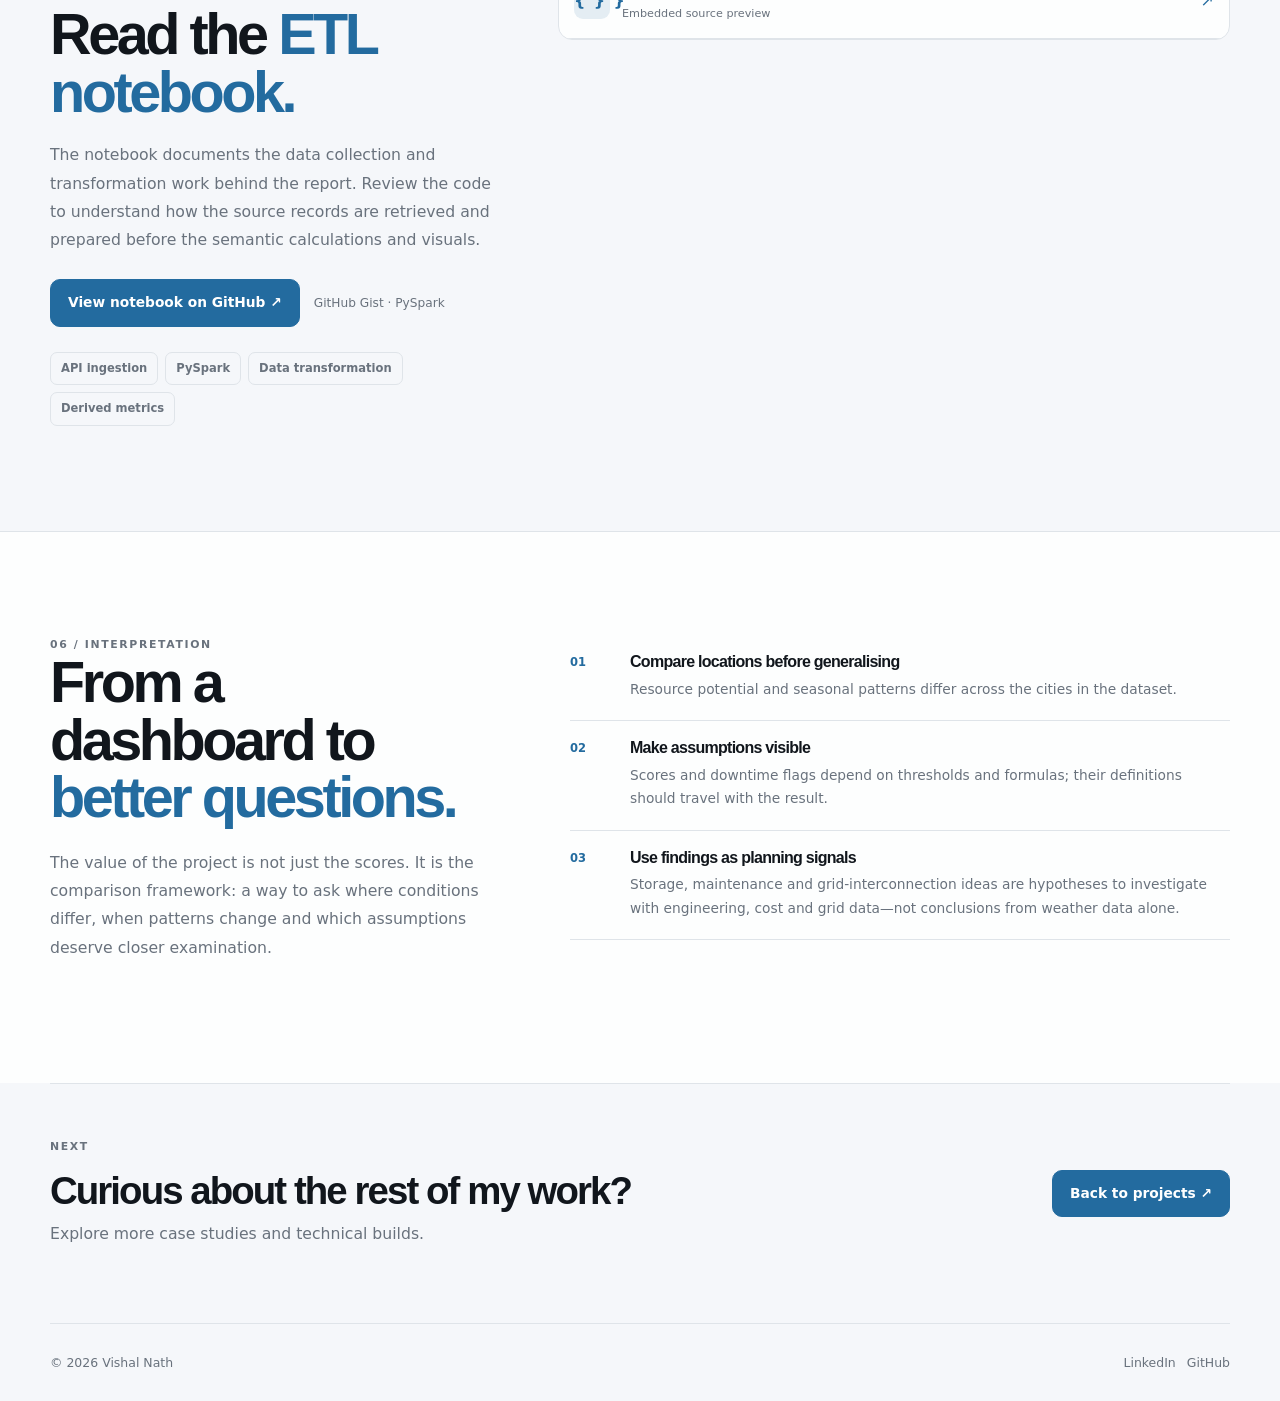
<file: projects/geo-climatic-energy/index.html>
<!doctype html>
<html lang="en">
<head>
  <meta charset="utf-8">
  <meta name="viewport" content="width=device-width, initial-scale=1">
  <meta name="description" content="Geo-Climatic EU Energy Strategy Analysis — an end-to-end renewable energy analytics case study by Vishal Nath.">
  <title>Geo-Climatic EU Energy Strategy Analysis — Vishal Nath</title>
  <link rel="stylesheet" href="../../assets/css/style.css">
  <link rel="stylesheet" href="./project.css">
  <script src="../../assets/js/theme.js" defer></script>
</head>
<body>
  <header class="site-header">
    <nav class="nav container" aria-label="Primary navigation">
      <a class="brand" href="../../">Vishal Nath</a>
      <div class="nav-links">
        <a href="../../about/">About</a>
        <a href="../../data/">Data &amp; Analytics</a>
        <a href="../">Projects</a>
        <a href="../../software/">Software</a>
        <a href="../../experience/">Experience</a>
        <a href="../../resume/">Resume</a>
      </div>
      <button class="theme-toggle" type="button" aria-label="Toggle dark and light mode" title="Toggle theme"><span aria-hidden="true">◐</span></button>
    </nav>
  </header>

  <main>
    <section class="project-hero container">
      <div class="hero-text">
        <div class="eyebrow"><span class="eyebrow-dot"></span> PROJECT CASE STUDY <span class="eyebrow-line"></span> ENERGY ANALYTICS</div>
        <h1>Geo-climatic EU energy <span>strategy analysis.</span></h1>
        <p class="hero-lede">Turning European weather data into a clearer view of renewable potential, seasonal demand and climate-related operational risk.</p>
        <div class="hero-actions">
          <a class="button primary" href="#dashboard">Explore the dashboard <span aria-hidden="true">↘</span></a>
          <a class="button" href="#method">How it was built</a>
        </div>
        <div class="stack" aria-label="Tools used">
          <span>Microsoft Fabric</span><span>PySpark</span><span>Power BI</span><span>DAX</span><span>Weather APIs</span>
        </div>
      </div>
      <div class="hero-art">
        <div class="orbit orbit-a"></div><div class="orbit orbit-b"></div>
        <div class="hero-art-top"><span>CLIMATE × ENERGY</span><span>EU / 08 CITIES</span></div>
        <svg class="energy-illustration" viewBox="0 0 540 430" role="img" aria-label="Illustration of European renewable energy infrastructure with sun, solar panels and wind turbines">
          <defs>
            <linearGradient id="hill" x1="0" x2="1" y1="0" y2="1"><stop offset="0" stop-color="#bfe8d5"/><stop offset="1" stop-color="#6dbca7"/></linearGradient>
            <linearGradient id="panel" x1="0" x2="1"><stop offset="0" stop-color="#143f68"/><stop offset="1" stop-color="#317db0"/></linearGradient>
          </defs>
          <circle cx="394" cy="88" r="43" fill="#f4c65e"/>
          <g stroke="#e9ad39" stroke-width="4" stroke-linecap="round">
            <path d="M394 25v-12M394 163v-12M331 88h-12M469 88h-12M349 43l-9-9M448 142l-9-9M439 43l9-9M340 142l9-9"/>
          </g>
          <path d="M22 302 Q120 230 205 278 T390 260 T530 285 V390 H22Z" fill="url(#hill)" opacity=".75"/>
          <path d="M18 333 Q124 285 222 324 T523 316 V405 H18Z" fill="#8fcdb7"/>
          <g stroke="#ecf7f1" stroke-width="3" fill="none" opacity=".85">
            <path d="M35 362 Q160 325 268 357 T514 349"/><path d="M55 382 Q170 346 280 378 T505 372"/>
          </g>
          <!-- wind turbines -->
          <g stroke="#f7fbff" stroke-width="5" stroke-linecap="round">
            <path d="M135 285V100M135 100L93 71M135 100L174 63M135 100L137 151"/>
            <path d="M235 291V137M235 137L201 114M235 137L267 103M235 137L238 177"/>
            <path d="M462 282V144M462 144L428 122M462 144L492 111M462 144L465 180"/>
          </g>
          <g fill="#ffffff">
            <circle cx="135" cy="100" r="7"/><circle cx="235" cy="137" r="6"/><circle cx="462" cy="144" r="6"/>
          </g>
          <!-- solar field -->
          <g transform="translate(65 284) skewY(-8)">
            <path d="M0 0L158 0L182 76L24 76Z" fill="#edf6f5" opacity=".85"/>
            <path d="M10 8L151 8L169 66L28 66Z" fill="url(#panel)" stroke="#d7eff7" stroke-width="2"/>
            <path d="M56 8L72 66M103 8L117 66M18 27L157 27M23 47L163 47" stroke="#83c5df" stroke-width="1.5"/>
            <path d="M28 66V84M169 66V84M24 84H182" stroke="#456d6c" stroke-width="4"/>
          </g>
          <!-- battery and grid -->
          <g transform="translate(330 280)">
            <rect x="0" y="0" width="74" height="93" rx="11" fill="#f6fbff" stroke="#397f88" stroke-width="3"/>
            <rect x="22" y="-8" width="30" height="9" rx="3" fill="#397f88"/>
            <path d="M43 17L25 49H39L31 72L54 39H40Z" fill="#eebc47"/>
            <text x="37" y="85" font-size="10" text-anchor="middle" fill="#315d68" font-weight="700">STORAGE</text>
          </g>
          <g stroke="#285a75" stroke-width="2.5" fill="none" opacity=".9">
            <path d="M177 327L330 327"/><path d="M265 302L330 302"/><path d="M404 323L470 323"/>
          </g>
          <g fill="#173e54">
            <rect x="433" y="323" width="74" height="49" rx="4"/><path d="M426 323L470 296L514 323Z" fill="#2c7087"/>
            <rect x="446" y="337" width="12" height="13" fill="#f4d27d"/><rect x="466" y="337" width="12" height="13" fill="#f4d27d"/><rect x="486" y="337" width="12" height="13" fill="#f4d27d"/>
          </g>
          <g>
            <rect x="20" y="30" width="147" height="48" rx="12" fill="#ffffff" stroke="#d9e6e8"/>
            <text x="34" y="49" font-size="9" fill="#66828a" font-weight="700" letter-spacing="1.2">RESOURCE MIX</text>
            <text x="34" y="66" font-size="13" fill="#173e54" font-weight="700">Solar + wind + storage</text>
          </g>
        </svg>
        <div class="art-foot"><span class="live-dot"></span> From weather observations to planning signals</div>
      </div>
    </section>

    <section class="project-facts container">
      <div><span class="fact-label">DATASET</span><strong>5,272</strong><span>daily records reported</span></div>
      <div><span class="fact-label">GEOGRAPHY</span><strong>8 cities</strong><span>across Europe</span></div>
      <div><span class="fact-label">PERIOD</span><strong>22 months</strong><span>Jan 2024 – Oct 2025</span></div>
      <div><span class="fact-label">DELIVERABLES</span><strong>ETL + BI</strong><span>notebook and report</span></div>
    </section>

    <section class="section container problem-section">
      <div class="section-kicker">01 / THE QUESTION</div>
      <div class="two-col-heading">
        <h2>Renewable resources are local. <span>Energy systems are connected.</span></h2>
        <div><p>Solar radiation, wind conditions and seasonal temperatures differ from one city to another. A resource that performs well in one place or season may be less reliable elsewhere.</p><p>This project explores how city-level weather patterns can help compare renewable potential, estimate heating and cooling demand, and flag conditions that may affect operations.</p></div>
      </div>
      <div class="challenge-grid">
        <article class="challenge-card"><div class="number">A</div><div class="mini-icon sun-icon">☼</div><h3>Resource variability</h3><p>Compare solar and wind conditions across locations and seasons instead of assuming a uniform European profile.</p><div class="card-line"></div></article>
        <article class="challenge-card"><div class="number">B</div><div class="mini-icon temp-icon">↕</div><h3>Demand shifts</h3><p>Use temperature-based indicators to understand when heating or cooling demand may rise.</p><div class="card-line"></div></article>
        <article class="challenge-card"><div class="number">C</div><div class="mini-icon risk-icon">!</div><h3>Operational exposure</h3><p>Identify weather conditions and seasonal patterns that could inform maintenance and resilience planning.</p><div class="card-line"></div></article>
      </div>
    </section>

    <section class="section method-section" id="method">
      <div class="container">
        <div class="section-kicker">02 / THE BUILD</div>
        <div class="section-heading-row"><h2>A pipeline built to turn weather into <span>usable metrics.</span></h2><p>The original workflow combines API-based collection, distributed transformation, semantic calculations and interactive reporting.</p></div>
        <div class="pipeline">
          <article><div class="pipeline-step">01</div><div class="pipeline-symbol">⌁</div><h3>Collect</h3><p>Retrieve weather observations for Athens, Berlin, London, Madrid, Oslo, Paris, Rome and Warsaw.</p><span>Weather API</span></article>
          <div class="pipeline-arrow">→</div>
          <article><div class="pipeline-step">02</div><div class="pipeline-symbol">⇄</div><h3>Transform</h3><p>Use PySpark ETL to prepare raw records and derive weather and energy-related fields.</p><span>Microsoft Fabric · PySpark</span></article>
          <div class="pipeline-arrow">→</div>
          <article><div class="pipeline-step">03</div><div class="pipeline-symbol">ƒx</div><h3>Model</h3><p>Build DAX measures for demand indicators, resource potential, scoring and risk monitoring.</p><span>Semantic model · DAX</span></article>
          <div class="pipeline-arrow">→</div>
          <article><div class="pipeline-step">04</div><div class="pipeline-symbol">▥</div><h3>Explore</h3><p>Present city comparisons, time trends, weather distributions and summary scores in Power BI.</p><span>Power BI</span></article>
        </div>
        <div class="metric-note"><div class="metric-note-icon">i</div><p><strong>Methodology note</strong> The reported outputs are based on the formulas and assumptions documented in the original project. They should be interpreted as modelled indicators, not measured electricity production or a bankable engineering assessment.</p></div>
      </div>
    </section>

    <section class="section container metrics-section">
      <div class="section-kicker">03 / SELECTED RESULTS</div>
      <div class="section-heading-row"><h2>Location changes the <span>renewable picture.</span></h2><p>Selected values transcribed from the original project page. These are the project's calculated estimates and are not independently validated here.</p></div>
      <div class="result-grid">
        <article class="result-card solar-card"><div class="result-top"><span>01 / SOLAR POTENTIAL</span><span class="result-glyph">☀</span></div><h3>Athens</h3><div class="big-number">1,793 <small>kWh/kWp/yr</small></div><div class="comparison"><span>Oslo</span><div class="bar-track"><i style="width:56%"></i></div><b>1,003</b></div><p class="result-caption">The original analysis estimates about 79% more annual solar potential in Athens than Oslo.</p></article>
        <article class="result-card wind-card"><div class="result-top"><span>02 / WIND POTENTIAL</span><span class="result-glyph">〰</span></div><h3>London</h3><div class="big-number">2,429 <small>kWh/kWp/yr*</small></div><div class="comparison"><span>Athens</span><div class="bar-track"><i style="width:62%"></i></div><b>1,501</b></div><p class="result-caption">The original analysis reports stronger modelled wind potential for London than Athens.</p><p class="tiny-note">*Unit/definition should be checked against the underlying model before treating this as a standard wind-yield metric.</p></article>
        <article class="result-card risk-card"><div class="result-top"><span>03 / DOWNTIME INDICATOR</span><span class="result-glyph">⌁</span></div><h3>Madrid</h3><div class="big-number">47<small>%</small></div><div class="risk-meter"><span style="width:47%"></span></div><p class="result-caption">The project flags Madrid as having a high share of days classified as energy downtime under its monitoring logic.</p><p class="tiny-note">This is a model-defined indicator, not a verified grid-outage statistic.</p></article>
      </div>
      <div class="results-footnote">The values above are reproduced from the supplied screenshots. Confirm calculation definitions and units in the notebook before using them for external decision-making.</div>
    </section>

    <section class="section dashboard-section" id="dashboard">
      <div class="container">
        <div class="section-kicker">04 / INTERACTIVE REPORT</div>
        <div class="dashboard-heading"><div><h2>Explore the <span>Power BI dashboard.</span></h2><p>Inspect the city comparisons, weather distributions and modelled energy indicators in the published report.</p></div><a class="button primary" href="https://app.powerbi.com/view?r=eyJrIjoiYzk0NWNmZWEtNTk2OC00ZDcxLTlmZWMtMmJjMjgwYTRkNmQ5IiwidCI6ImRmODY3OWNkLWE4MGUtNDVkOC05OWFjLWM4M2VkN2ZmOTVhMCJ9" target="_blank" rel="noopener noreferrer">Open report in Power BI ↗</a></div>
        <div class="dashboard-frame">
          <div class="frame-top"><div class="window-dots"><i></i><i></i><i></i></div><span>POWER BI SERVICE / PUBLIC REPORT</span><a href="https://app.powerbi.com/view?r=eyJrIjoiYzk0NWNmZWEtNTk2OC00ZDcxLTlmZWMtMmJjMjgwYTRkNmQ5IiwidCI6ImRmODY3OWNkLWE4MGUtNDVkOC05OWFjLWM4M2VkN2ZmOTVhMCJ9" target="_blank" rel="noopener noreferrer">Open separately ↗</a></div>
          <iframe title="Power BI — Geo-Climatic EU Energy Strategy Analysis" src="https://app.powerbi.com/view?r=eyJrIjoiYzk0NWNmZWEtNTk2OC00ZDcxLTlmZWMtMmJjMjgwYTRkNmQ5IiwidCI6ImRmODY3OWNkLWE4MGUtNDVkOC05OWFjLWM4M2VkN2ZmOTVhMCJ9" loading="lazy" allowfullscreen="true" frameborder="0"></iframe>
        </div>
        <p class="embed-note">If the report does not load, use “Open report in Power BI”. Embedded reports depend on Power BI's public-sharing and browser settings.</p>
      </div>
    </section>

    <section class="section container notebook-section">
      <div class="notebook-copy">
        <div class="section-kicker">05 / UNDER THE HOOD</div>
        <h2>Read the <span>ETL notebook.</span></h2>
        <p>The notebook documents the data collection and transformation work behind the report. Review the code to understand how the source records are retrieved and prepared before the semantic calculations and visuals.</p>
        <div class="notebook-actions"><a class="button primary" href="https://gist.github.com/Kazehaya395/ddfbba4662ff0ac75e4bc58aa9123ef4" target="_blank" rel="noopener noreferrer">View notebook on GitHub ↗</a><span>GitHub Gist · PySpark</span></div>
        <div class="code-chips"><span>API ingestion</span><span>PySpark</span><span>Data transformation</span><span>Derived metrics</span></div>
      </div>
      <div class="gist-panel">
        <div class="gist-panel-header"><div class="file-icon">{"}"}</div><div><strong>ETL notebook</strong><span>Embedded source preview</span></div><a href="https://gist.github.com/Kazehaya395/ddfbba4662ff0ac75e4bc58aa9123ef4" target="_blank" rel="noopener noreferrer">↗</a></div>
        <script src="https://gist.github.com/Kazehaya395/ddfbba4662ff0ac75e4bc58aa9123ef4.js"></script>
      </div>
    </section>

    <section class="section takeaways-section">
      <div class="container">
        <div class="section-kicker">06 / INTERPRETATION</div>
        <div class="takeaway-layout"><div><h2>From a dashboard to <span>better questions.</span></h2><p>The value of the project is not just the scores. It is the comparison framework: a way to ask where conditions differ, when patterns change and which assumptions deserve closer examination.</p></div><div class="takeaway-list">
          <article><span>01</span><div><h3>Compare locations before generalising</h3><p>Resource potential and seasonal patterns differ across the cities in the dataset.</p></div></article>
          <article><span>02</span><div><h3>Make assumptions visible</h3><p>Scores and downtime flags depend on thresholds and formulas; their definitions should travel with the result.</p></div></article>
          <article><span>03</span><div><h3>Use findings as planning signals</h3><p>Storage, maintenance and grid-interconnection ideas are hypotheses to investigate with engineering, cost and grid data—not conclusions from weather data alone.</p></div></article>
        </div></div>
      </div>
    </section>

    <section class="container next-project">
      <div><span class="section-kicker">NEXT</span><h2>Curious about the rest of my work?</h2><p>Explore more case studies and technical builds.</p></div>
      <a class="button primary" href="../">Back to projects ↗</a>
    </section>
  </main>
  <footer class="site-footer container"><div>© 2026 Vishal Nath</div><div class="footer-links"><a href="https://www.linkedin.com/in/vishal-nath-8261611b9" target="_blank" rel="noopener noreferrer">LinkedIn</a><a href="https://github.com/Kazake95" target="_blank" rel="noopener noreferrer">GitHub</a></div></footer>
</body>
</html>
</file>
<file: assets/css/style.css>
:root {
  color-scheme: light;
  --bg: #f5f7fa;
  --surface: rgba(255, 255, 255, 0.86);
  --surface-solid: #ffffff;
  --text: #11161c;
  --muted: #69727d;
  --soft: #8b949e;
  --border: #dfe4e9;
  --border-strong: #cbd2d9;
  --accent: #236b9f;
  --accent-soft: rgba(35, 107, 159, 0.10);
  --hero-glow: rgba(35, 107, 159, 0.12);
  --shadow: 0 24px 70px rgba(19, 30, 42, 0.10);
  --shadow-soft: 0 12px 35px rgba(19, 30, 42, 0.06);
  --max: 1180px;
  --radius-lg: 24px;
  --radius-md: 14px;
}

:root[data-theme="dark"] {
  color-scheme: dark;
  --bg: #0b0f13;
  --surface: rgba(20, 26, 32, 0.86);
  --surface-solid: #151b21;
  --text: #f2f5f7;
  --muted: #a1aab4;
  --soft: #77818c;
  --border: #273039;
  --border-strong: #34414c;
  --accent: #79afd6;
  --accent-soft: rgba(121, 175, 214, 0.12);
  --hero-glow: rgba(121, 175, 214, 0.11);
  --shadow: 0 24px 70px rgba(0, 0, 0, 0.34);
  --shadow-soft: 0 12px 35px rgba(0, 0, 0, 0.22);
}

* { box-sizing: border-box; }

html {
  scroll-behavior: smooth;
  background: var(--bg);
}

body {
  margin: 0;
  min-width: 320px;
  background:
    radial-gradient(circle at 82% 18%, var(--hero-glow), transparent 28rem),
    var(--bg);
  color: var(--text);
  font-family: "DM Sans", ui-sans-serif, system-ui, -apple-system, BlinkMacSystemFont, "Segoe UI", sans-serif;
  line-height: 1.55;
  text-rendering: optimizeLegibility;
}

body::before {
  content: "";
  position: fixed;
  inset: 0;
  pointer-events: none;
  opacity: .22;
  background-image:
    linear-gradient(rgba(0,0,0,.025) 1px, transparent 1px),
    linear-gradient(90deg, rgba(0,0,0,.025) 1px, transparent 1px);
  background-size: 36px 36px;
  mask-image: linear-gradient(to bottom, #000, transparent 78%);
}

:root[data-theme="dark"] body::before {
  opacity: .10;
  background-image:
    linear-gradient(rgba(255,255,255,.05) 1px, transparent 1px),
    linear-gradient(90deg, rgba(255,255,255,.05) 1px, transparent 1px);
}

a {
  color: inherit;
  text-decoration: none;
}

button,
a {
  -webkit-tap-highlight-color: transparent;
}

.container {
  width: min(calc(100% - 44px), var(--max));
  margin-inline: auto;
}

.site-header {
  position: sticky;
  top: 0;
  z-index: 100;
  border-bottom: 1px solid color-mix(in srgb, var(--border) 84%, transparent);
  background: color-mix(in srgb, var(--bg) 84%, transparent);
  backdrop-filter: blur(18px);
  -webkit-backdrop-filter: blur(18px);
}

.nav {
  min-height: 76px;
  display: grid;
  grid-template-columns: auto 1fr auto;
  gap: 26px;
  align-items: center;
}

.brand {
  display: inline-flex;
  align-items: center;
  gap: 10px;
  font-family: "Space Grotesk", sans-serif;
  font-weight: 700;
  letter-spacing: -.025em;
}

.brand-mark {
  display: inline-grid;
  place-items: center;
  width: 28px;
  height: 28px;
  border: 1px solid var(--border-strong);
  border-radius: 9px;
  background: var(--surface-solid);
  color: var(--accent);
  font-size: .64rem;
  letter-spacing: -.03em;
}

.nav-links {
  display: flex;
  justify-content: flex-end;
  align-items: center;
  gap: 21px;
  color: var(--muted);
  font-size: .89rem;
  white-space: nowrap;
  overflow-x: auto;
  scrollbar-width: none;
}

.nav-links::-webkit-scrollbar { display: none; }

.nav-links a {
  position: relative;
  padding: 7px 0;
  transition: color .18s ease;
}

.nav-links a::after {
  content: "";
  position: absolute;
  left: 0;
  right: 0;
  bottom: 1px;
  height: 1px;
  background: var(--accent);
  transform: scaleX(0);
  transform-origin: left;
  transition: transform .18s ease;
}

.nav-links a:hover,
.nav-links a.active {
  color: var(--text);
}

.nav-links a:hover::after,
.nav-links a.active::after {
  transform: scaleX(1);
}

.theme-toggle {
  display: grid;
  place-items: center;
  width: 40px;
  height: 40px;
  border: 1px solid var(--border);
  border-radius: 12px;
  background: var(--surface-solid);
  color: var(--text);
  cursor: pointer;
  transition: border-color .18s ease, transform .18s ease;
}

.theme-toggle:hover {
  border-color: var(--border-strong);
  transform: translateY(-1px);
}

.theme-icon {
  width: 18px;
  height: 18px;
  fill: none;
  stroke: currentColor;
  stroke-width: 1.7;
  stroke-linecap: round;
  stroke-linejoin: round;
}

.theme-icon-moon { display: none; }
:root[data-theme="dark"] .theme-icon-sun { display: none; }
:root[data-theme="dark"] .theme-icon-moon { display: block; }

.hero {
  min-height: 710px;
  display: grid;
  grid-template-columns: minmax(0, 1.03fr) minmax(420px, .97fr);
  gap: clamp(50px, 7vw, 100px);
  align-items: center;
  padding-block: 82px 80px;
}

.hero-copy {
  position: relative;
  z-index: 2;
}

.eyebrow {
  display: inline-flex;
  align-items: center;
  gap: 9px;
  margin: 0 0 23px;
  color: var(--muted);
  text-transform: uppercase;
  letter-spacing: .14em;
  font-size: .72rem;
  font-weight: 700;
}

.status-dot {
  width: 8px;
  height: 8px;
  border-radius: 999px;
  background: var(--accent);
  box-shadow: 0 0 0 5px var(--accent-soft);
}

h1,
h2,
h3 {
  margin: 0;
  font-family: "Space Grotesk", "DM Sans", sans-serif;
  font-weight: 700;
  letter-spacing: -.045em;
  line-height: 1.04;
}

h1 {
  max-width: 790px;
  font-size: clamp(3.3rem, 7.2vw, 6.7rem);
}

.headline-accent {
  display: block;
  color: var(--accent);
}

.lead {
  max-width: 640px;
  margin: 28px 0 30px;
  color: var(--muted);
  font-size: clamp(1.02rem, 1.6vw, 1.18rem);
  line-height: 1.75;
}

.hero-actions {
  display: flex;
  flex-wrap: wrap;
  gap: 11px;
}

.button {
  display: inline-flex;
  align-items: center;
  justify-content: center;
  gap: 9px;
  min-height: 46px;
  padding: 0 18px;
  border-radius: 11px;
  border: 1px solid var(--border-strong);
  font-weight: 700;
  font-size: .92rem;
  transition: transform .18s ease, border-color .18s ease, background .18s ease;
}

.button:hover {
  transform: translateY(-2px);
  border-color: var(--accent);
}

.button-primary {
  border-color: var(--accent);
  background: var(--accent);
  color: var(--accent-contrast, #fff);
  box-shadow: 0 12px 26px color-mix(in srgb, var(--accent) 22%, transparent);
}

.button-secondary {
  background: var(--surface-solid);
}

.hero-meta {
  display: flex;
  flex-wrap: wrap;
  gap: 9px;
  margin-top: 28px;
}

.hero-meta span {
  padding: 6px 10px;
  border: 1px solid var(--border);
  border-radius: 999px;
  color: var(--muted);
  background: color-mix(in srgb, var(--surface-solid) 80%, transparent);
  font-size: .78rem;
  font-weight: 600;
}

.hero-visual {
  min-height: 540px;
  display: grid;
  place-items: center;
}

.portrait-wrap {
  position: relative;
  width: min(100%, 510px);
  aspect-ratio: 1 / 1;
  display: grid;
  place-items: center;
}

.portrait-wrap::before {
  content: "";
  position: absolute;
  width: 76%;
  aspect-ratio: 1;
  border-radius: 50%;
  background: radial-gradient(circle, var(--hero-glow), transparent 69%);
  filter: blur(8px);
}

.portrait-card {
  position: relative;
  z-index: 2;
  width: 80%;
  aspect-ratio: 1;
  display: grid;
  place-items: center;
  border: 1px solid var(--border);
  border-radius: 34% 66% 59% 41% / 45% 40% 60% 55%;
  background: var(--surface);
  box-shadow: var(--shadow);
  overflow: hidden;
  isolation: isolate;
}

.portrait-card::after {
  content: "";
  position: absolute;
  inset: 10px;
  border: 1px solid color-mix(in srgb, var(--border) 55%, transparent);
  border-radius: inherit;
  pointer-events: none;
  z-index: 3;
}

.portrait-card img {
  width: 103%;
  height: 103%;
  object-fit: cover;
  display: block;
}

.portrait-orbit {
  position: absolute;
  border: 1px solid color-mix(in srgb, var(--accent) 46%, var(--border));
  border-radius: 50%;
  transform: rotate(-18deg);
}

.orbit-a {
  width: 92%;
  height: 65%;
  z-index: 1;
}

.orbit-b {
  width: 68%;
  height: 90%;
  z-index: 1;
  transform: rotate(18deg);
}

.floating-tag {
  position: absolute;
  z-index: 5;
  min-width: 168px;
  padding: 12px 14px;
  border: 1px solid var(--border);
  border-radius: 13px;
  background: color-mix(in srgb, var(--surface-solid) 92%, transparent);
  box-shadow: var(--shadow-soft);
  backdrop-filter: blur(10px);
}

.tag-top { top: 11%; right: -2%; }
.tag-bottom { bottom: 10%; left: -3%; }

.tag-kicker {
  display: block;
  margin-bottom: 3px;
  color: var(--soft);
  text-transform: uppercase;
  letter-spacing: .1em;
  font-size: .62rem;
  font-weight: 700;
}

.floating-tag strong {
  font-size: .88rem;
  font-weight: 700;
}

.quick-strip {
  display: grid;
  grid-template-columns: repeat(3, 1fr);
  border-top: 1px solid var(--border);
  border-bottom: 1px solid var(--border);
}

.quick-item {
  display: grid;
  grid-template-columns: auto 1fr auto;
  align-items: center;
  gap: 16px;
  min-height: 122px;
  padding: 22px 24px;
  transition: background .18s ease;
}

.quick-item + .quick-item {
  border-left: 1px solid var(--border);
}

.quick-item:hover {
  background: color-mix(in srgb, var(--surface-solid) 52%, transparent);
}

.quick-index {
  align-self: start;
  color: var(--soft);
  font-family: "Space Grotesk", sans-serif;
  font-size: .73rem;
  font-weight: 700;
}

.quick-item strong {
  display: block;
  margin-bottom: 5px;
  font-family: "Space Grotesk", sans-serif;
  font-size: .95rem;
}

.quick-item span:not(.arrow) {
  color: var(--muted);
  font-size: .79rem;
}

.arrow {
  color: var(--accent);
  font-size: 1rem;
}

.intro-section {
  display: grid;
  grid-template-columns: 170px minmax(0, 1fr);
  gap: 70px;
  padding-block: 112px 120px;
}

.section-label {
  padding-top: 8px;
  color: var(--soft);
  text-transform: uppercase;
  letter-spacing: .12em;
  font-size: .68rem;
  font-weight: 700;
}

.intro-content {
  max-width: 780px;
}

.intro-content h2 {
  font-size: clamp(2rem, 4.1vw, 3.7rem);
}

.intro-content p {
  max-width: 690px;
  margin: 24px 0 0;
  color: var(--muted);
  font-size: 1rem;
  line-height: 1.85;
}

.site-footer {
  display: flex;
  align-items: center;
  justify-content: space-between;
  gap: 20px;
  min-height: 78px;
  border-top: 1px solid var(--border);
  color: var(--muted);
  font-size: .78rem;
}

.footer-left,
.footer-links {
  display: flex;
  align-items: center;
  gap: 11px;
}

.footer-left span:first-child {
  color: var(--text);
  font-weight: 700;
}

.footer-links a:hover {
  color: var(--text);
}

@media (max-width: 1050px) {
  .nav {
    grid-template-columns: auto 1fr auto;
  }
  .nav-links { gap: 15px; }
  .hero {
    grid-template-columns: minmax(0, 1fr) minmax(340px, .82fr);
    gap: 44px;
  }
  .tag-top { right: -4%; }
  .tag-bottom { left: -5%; }
}

@media (max-width: 820px) {
  .container { width: min(calc(100% - 30px), var(--max)); }

  .nav {
    min-height: 70px;
    grid-template-columns: auto auto;
    justify-content: space-between;
  }

  .nav-links {
    grid-column: 1 / -1;
    grid-row: 2;
    justify-content: flex-start;
    width: 100%;
    padding-bottom: 11px;
  }

  .theme-toggle { justify-self: end; }

  .hero {
    min-height: auto;
    grid-template-columns: 1fr;
    padding-block: 66px 70px;
  }

  .hero-visual {
    min-height: 470px;
    margin-top: 12px;
  }

  .quick-strip {
    grid-template-columns: 1fr;
  }

  .quick-item + .quick-item {
    border-left: 0;
    border-top: 1px solid var(--border);
  }

  .intro-section {
    grid-template-columns: 1fr;
    gap: 18px;
    padding-block: 84px 90px;
  }

  .section-label { padding-top: 0; }
}

@media (max-width: 560px) {
  .hero {
    padding-top: 50px;
  }

  h1 {
    font-size: clamp(3rem, 15vw, 4.5rem);
  }

  .lead { line-height: 1.65; }

  .hero-actions .button {
    width: 100%;
  }

  .hero-visual {
    min-height: 360px;
  }

  .portrait-wrap { width: min(100%, 380px); }

  .floating-tag {
    min-width: 140px;
    padding: 10px 11px;
  }

  .tag-top { top: 7%; right: -1%; }
  .tag-bottom { bottom: 7%; left: -1%; }

  .quick-item {
    min-height: 108px;
    padding: 19px 14px;
  }

  .site-footer {
    align-items: flex-start;
    flex-direction: column;
    padding-block: 24px;
  }
}

@media (prefers-reduced-motion: reduce) {
  html { scroll-behavior: auto; }
  *, *::before, *::after {
    transition-duration: .01ms !important;
    animation-duration: .01ms !important;
  }
}
</file>
<file: about/about.css>
/* Infographic-style About page. Shared theme/navigation stay in ../assets/css/style.css */
.infographic-hero{min-height:calc(100vh - 68px);display:grid;grid-template-columns:1fr 1fr;gap:clamp(45px,6vw,95px);align-items:center;padding-top:70px;padding-bottom:90px}
.section{padding-top:110px;padding-bottom:110px}
.section-label{display:flex;gap:12px;align-items:center;margin-bottom:34px;color:var(--muted);font-size:.68rem;font-weight:800;letter-spacing:.14em;text-transform:uppercase}.section-label span:first-child{color:var(--accent)}.section-label.compact{margin-bottom:20px}
.hero-copy-block h1{margin:0;max-width:720px;font-size:clamp(3.1rem,6.5vw,6rem);line-height:.96;letter-spacing:-.065em}.hero-copy-block h1 span{color:var(--accent)}
.lead{max-width:650px;margin:28px 0;color:var(--muted);font-size:1.08rem;line-height:1.8}
.chip-row,.interest-tags{display:flex;flex-wrap:wrap;gap:8px}.chip-row span,.interest-tags span{padding:8px 12px;border:1px solid var(--border);background:var(--surface);border-radius:999px;color:var(--muted);font-size:.77rem;font-weight:650}
.illustration-card{position:relative;overflow:hidden;border:1px solid var(--border);border-radius:24px;background:var(--surface);box-shadow:0 22px 70px rgba(0,0,0,.07)}
:root[data-theme="dark"] .illustration-card{box-shadow:0 22px 70px rgba(0,0,0,.28)}
.illustration-card img{display:block;width:100%;height:auto;object-fit:cover}.hero-illustration{animation:floaty 7s ease-in-out infinite}
.scribble{position:absolute;color:var(--accent);font-size:.76rem;font-weight:750;letter-spacing:.02em}.scribble-one{left:6%;top:9%;transform:rotate(-8deg)}.scribble-two{right:6%;bottom:8%;transform:rotate(7deg)}
@keyframes floaty{0%,100%{transform:translateY(0)}50%{transform:translateY(-5px)}}
.character-section{border-top:1px solid var(--border)}
.split-intro,.journey-heading,.tech-layout,.learning-layout,.outside-layout{display:grid;grid-template-columns:1fr 1.08fr;gap:80px}.split-intro h2,.journey-heading h2,.tech-layout h2,.learning-layout h2,.outside-layout h2,.principles-head h2,.next-card h2{margin:0;font-size:clamp(2.25rem,4.2vw,4.5rem);line-height:1;letter-spacing:-.055em}.body-copy{max-width:720px}.body-copy p,.journey-heading p,.tech-layout p,.outside-layout p,.principles-head p,.learning-layout>div:first-child>p{margin:0 0 21px;color:var(--muted);font-size:1rem;line-height:1.85}
.journey-section{background:color-mix(in srgb,var(--surface) 55%,var(--bg));border-top:1px solid var(--border);border-bottom:1px solid var(--border)}
.journey-heading{align-items:end;margin-bottom:24px}.mini-note{justify-self:end;max-width:240px;padding:16px 18px;border:1px dashed var(--accent);border-radius:16px;transform:rotate(-2deg);background:color-mix(in srgb,var(--accent) 6%,var(--surface))}.mini-note strong{display:block;font-size:.88rem}.mini-note span{display:block;margin-top:4px;color:var(--muted);font-size:.78rem}
.journey-visual{margin:10px 0 34px;padding:10px 24px;border-radius:24px;background:var(--surface);border:1px solid var(--border);overflow:hidden}.journey-visual img{display:block;width:100%;height:150px;object-fit:cover;object-position:center}
.timeline{display:grid;gap:0}.timeline article{display:grid;grid-template-columns:150px 30px minmax(0,1fr);gap:18px;padding:0 0 44px}.timeline article:last-child{padding-bottom:0}.timeline-year{font-size:.82rem;color:var(--muted);font-weight:750}.timeline-dot{position:relative}.timeline-dot:before{content:"";position:absolute;top:5px;left:1px;width:9px;height:9px;border-radius:50%;background:var(--border)}.timeline article.current .timeline-dot:before{background:var(--accent);box-shadow:0 0 0 7px color-mix(in srgb,var(--accent) 12%,transparent)}.timeline article>div:last-child{max-width:760px}.role-type{margin:0 0 7px;color:var(--accent);text-transform:uppercase;letter-spacing:.13em;font-size:.67rem;font-weight:800}.timeline h3{margin:0}.place{margin:6px 0 14px;color:var(--muted);font-size:.83rem}.timeline article>div:last-child>p:last-child{margin:0;color:var(--muted);line-height:1.75}
.tech-layout{align-items:center}.tech-layout h2 span{color:var(--accent)}.tech-illustration{justify-self:end;max-width:580px}.image-caption{padding:11px 15px;background:var(--surface);border-top:1px solid var(--border);color:var(--muted);font-size:.76rem}
.interest-tags{margin-top:28px}
.principles-section{border-top:1px solid var(--border);border-bottom:1px solid var(--border);background:var(--surface)}
.principles-head{display:grid;grid-template-columns:1.2fr .8fr;gap:80px;align-items:end;margin-bottom:52px}.principles-head p{margin:0}.principles{display:grid;grid-template-columns:repeat(4,1fr);border-top:1px solid var(--border)}.principles article{padding:24px 20px 0;border-right:1px solid var(--border)}.principles article:first-child{padding-left:0}.principles article:last-child{border-right:0;padding-right:0}.principles b{display:block;margin-bottom:30px;color:var(--accent);font-size:.7rem;letter-spacing:.13em}.principles h3{margin-bottom:10px}.principles p{margin:0;color:var(--muted);font-size:.9rem;line-height:1.7}
.learning-section{background:var(--bg);border-bottom:1px solid var(--border)}.learning-layout{align-items:start}.learning-art{display:block;width:min(240px,70%);margin:34px auto 0;filter:drop-shadow(0 18px 25px rgba(0,0,0,.08))}.credential-list{border-top:1px solid var(--border)}.credential-list article{display:grid;grid-template-columns:75px minmax(0,1fr);gap:25px;padding:22px 0;border-bottom:1px solid var(--border)}.credential-list time{color:var(--muted);font-size:.78rem;font-weight:750}.credential-list h3{margin:0 0 6px;font-size:1rem}.credential-list p{margin:0;color:var(--muted);font-size:.86rem;line-height:1.65}
.outside-layout{align-items:center}.outside-illustration{max-width:480px;justify-self:end}
.next-section{padding-bottom:110px}.next-card{display:grid;grid-template-columns:1fr auto;gap:40px;align-items:end;padding:42px;border:1px solid var(--border);border-radius:22px;background:var(--surface)}.next-links{display:flex;gap:10px;flex-wrap:wrap}.footer-links{display:flex;gap:18px}.footer-links a:hover{color:var(--text)}
@media(max-width:980px){.infographic-hero,.split-intro,.journey-heading,.tech-layout,.learning-layout,.outside-layout,.principles-head{grid-template-columns:1fr;gap:36px}.hero-illustration,.tech-illustration,.outside-illustration{justify-self:start;max-width:620px}.principles{grid-template-columns:repeat(2,1fr)}.principles article{min-height:175px}.principles article:nth-child(2){border-right:0}.timeline article{grid-template-columns:110px 25px 1fr}}
@media(max-width:700px){.infographic-hero{padding-top:55px}.hero-copy-block h1{font-size:clamp(3rem,13vw,5.2rem)}.journey-visual{padding:8px 12px}.journey-visual img{height:115px}.timeline article{grid-template-columns:1fr;gap:7px;padding-left:25px}.timeline-dot:before{left:-24px}.principles{grid-template-columns:1fr}.principles article,.principles article:nth-child(2){padding-inline:0;border-right:0}.next-card{grid-template-columns:1fr;padding:30px}}
</file>
<file: projects/geo-climatic-energy/project.css>
/* Geo-Climatic EU Energy Strategy project page */
.project-hero{display:grid;grid-template-columns:1.02fr .98fr;gap:50px;align-items:center;min-height:660px;padding-top:70px;padding-bottom:72px}
.eyebrow,.section-kicker{display:flex;align-items:center;gap:10px;color:var(--muted);font-size:.68rem;font-weight:800;letter-spacing:.15em;text-transform:uppercase}.eyebrow-dot,.live-dot{width:7px;height:7px;border-radius:50%;background:#36a98a;display:inline-block}.eyebrow-line{width:35px;height:1px;background:var(--border)}
.hero-text h1{max-width:760px;margin:26px 0 22px;font-size:clamp(3.25rem,6.3vw,6.2rem);line-height:.94;letter-spacing:-.07em}.hero-text h1 span,.section-heading-row h2 span,.two-col-heading h2 span,.dashboard-heading h2 span,.notebook-copy h2 span,.takeaway-layout h2 span{color:var(--accent)}
.hero-lede{max-width:590px;color:var(--muted);font-size:1.12rem;line-height:1.8}.hero-actions{display:flex;gap:10px;flex-wrap:wrap;margin:28px 0}.button{display:inline-flex;align-items:center;justify-content:center;gap:10px;padding:12px 17px;border:1px solid var(--border);border-radius:10px;background:var(--surface);color:var(--text);font-size:.86rem;font-weight:750;text-decoration:none;transition:transform .2s,border-color .2s}.button:hover{transform:translateY(-2px);border-color:var(--accent)}.button.primary{background:var(--accent);color:#fff;border-color:var(--accent)}.stack{display:flex;flex-wrap:wrap;gap:8px}.stack span,.code-chips span{padding:7px 10px;border:1px solid var(--border);border-radius:7px;color:var(--muted);font-size:.72rem;font-weight:700}
.hero-art{position:relative;min-height:465px;border:1px solid var(--border);border-radius:28px;overflow:hidden;background:radial-gradient(ellipse at 72% 16%,color-mix(in srgb,#f4c65e 25%,var(--surface)),transparent 30%),linear-gradient(145deg,var(--surface),color-mix(in srgb,#82c9b2 16%,var(--bg)));box-shadow:0 25px 80px rgba(18,55,66,.08)}.hero-art-top{position:absolute;z-index:2;left:24px;right:24px;top:23px;display:flex;justify-content:space-between;color:var(--muted);font-size:.61rem;font-weight:800;letter-spacing:.12em}.energy-illustration{position:absolute;inset:35px 0 20px;width:100%;height:calc(100% - 55px)}.orbit{position:absolute;border:1px solid color-mix(in srgb,var(--accent) 40%,transparent);border-radius:50%;transform:rotate(-22deg)}.orbit-a{width:360px;height:170px;right:-60px;top:100px}.orbit-b{width:300px;height:120px;left:-100px;bottom:40px}.art-foot{position:absolute;bottom:18px;left:22px;right:22px;display:flex;align-items:center;gap:9px;color:var(--muted);font-size:.72rem}
.project-facts{display:grid;grid-template-columns:repeat(4,1fr);border-top:1px solid var(--border);border-bottom:1px solid var(--border)}.project-facts>div{display:flex;flex-direction:column;gap:7px;padding:24px 25px;border-right:1px solid var(--border)}.project-facts>div:first-child{padding-left:0}.project-facts>div:last-child{border-right:0}.fact-label{color:var(--muted);font-size:.63rem;font-weight:800;letter-spacing:.13em}.project-facts strong{font-size:1.55rem;letter-spacing:-.04em}.project-facts div>span:last-child{color:var(--muted);font-size:.78rem}
.section{padding-top:105px;padding-bottom:105px}.problem-section .section-kicker,.metrics-section .section-kicker{margin-bottom:28px}.two-col-heading{display:grid;grid-template-columns:1fr .85fr;gap:80px;align-items:start}.two-col-heading h2,.section-heading-row h2,.dashboard-heading h2,.notebook-copy h2,.takeaway-layout h2{margin:0;font-size:clamp(2.3rem,4.5vw,4.4rem);line-height:1;letter-spacing:-.06em}.two-col-heading>div p,.section-heading-row>p,.dashboard-heading p,.notebook-copy>p,.takeaway-layout>div:first-child>p,.next-project p{margin:0 0 16px;color:var(--muted);font-size:.98rem;line-height:1.8}
.challenge-grid{display:grid;grid-template-columns:repeat(3,1fr);gap:14px;margin-top:55px}.challenge-card{position:relative;padding:26px 25px 28px;border:1px solid var(--border);border-radius:17px;background:var(--surface);overflow:hidden}.number{position:absolute;right:20px;top:17px;color:var(--muted);opacity:.6;font-size:.7rem;font-weight:800}.mini-icon{display:grid;place-items:center;width:44px;height:44px;margin-bottom:32px;border-radius:13px;font-size:1.4rem}.sun-icon{background:#fff0c9;color:#aa7316}.temp-icon{background:#dff1fb;color:#287eaa}.risk-icon{background:#fbe4df;color:#bb594c}.challenge-card h3{margin:0 0 10px;font-size:1.12rem}.challenge-card p{min-height:82px;margin:0;color:var(--muted);font-size:.88rem;line-height:1.7}.card-line{height:3px;width:45px;margin-top:25px;background:var(--accent);border-radius:3px}
.method-section{background:var(--surface);border-top:1px solid var(--border);border-bottom:1px solid var(--border)}.section-heading-row{display:grid;grid-template-columns:1fr .62fr;gap:70px;align-items:end;margin:25px 0 48px}.pipeline{display:grid;grid-template-columns:1fr auto 1fr auto 1fr auto 1fr;gap:14px;align-items:stretch}.pipeline article{position:relative;min-width:0;padding:22px 18px;border:1px solid var(--border);border-radius:15px;background:var(--bg)}.pipeline-step{color:var(--accent);font-size:.68rem;font-weight:800;letter-spacing:.12em}.pipeline-symbol{display:grid;place-items:center;width:45px;height:45px;margin:22px 0 18px;border-radius:13px;background:color-mix(in srgb,var(--accent) 12%,var(--surface));color:var(--accent);font-size:1.45rem;font-weight:800}.pipeline h3{margin:0 0 9px}.pipeline p{min-height:106px;margin:0 0 18px;color:var(--muted);font-size:.82rem;line-height:1.7}.pipeline article>span{display:block;color:var(--muted);font-size:.67rem;font-weight:750}.pipeline-arrow{align-self:center;color:var(--accent);font-size:1.25rem}.metric-note{display:flex;gap:14px;align-items:start;margin-top:25px;padding:18px;border:1px solid var(--border);border-radius:12px}.metric-note-icon{display:grid;place-items:center;flex:0 0 25px;height:25px;border-radius:50%;background:var(--surface);color:var(--accent);font-weight:800}.metric-note p{margin:0;color:var(--muted);font-size:.8rem;line-height:1.7}.metric-note strong{color:var(--text)}
.result-grid{display:grid;grid-template-columns:repeat(3,1fr);gap:15px}.result-card{padding:25px;border:1px solid var(--border);border-radius:18px;background:var(--surface)}.result-top{display:flex;justify-content:space-between;gap:12px;align-items:center;color:var(--muted);font-size:.61rem;font-weight:800;letter-spacing:.1em}.result-glyph{font-size:1.3rem;color:var(--accent)}.result-card h3{margin:28px 0 5px;font-size:1.1rem}.big-number{font-size:clamp(1.8rem,3vw,2.6rem);font-weight:850;letter-spacing:-.055em}.big-number small{font-size:.72rem;letter-spacing:0;color:var(--muted);font-weight:650}.comparison{display:grid;grid-template-columns:56px 1fr auto;align-items:center;gap:9px;margin-top:23px;color:var(--muted);font-size:.73rem}.comparison b{color:var(--text)}.bar-track{height:7px;border-radius:10px;background:var(--border);overflow:hidden}.bar-track i{display:block;height:100%;border-radius:10px;background:#4cae92}.wind-card .bar-track i{background:#5798c9}.risk-meter{height:8px;margin:29px 0 23px;border-radius:10px;background:var(--border);overflow:hidden}.risk-meter span{display:block;height:100%;background:#d98b63;border-radius:10px}.result-caption{margin:23px 0 0;color:var(--muted);font-size:.84rem;line-height:1.7}.tiny-note{margin:12px 0 0;color:var(--muted);font-size:.69rem;line-height:1.55}.results-footnote{margin-top:18px;color:var(--muted);font-size:.75rem;line-height:1.65}
.dashboard-section{background:color-mix(in srgb,var(--surface) 62%,var(--bg));border-top:1px solid var(--border);border-bottom:1px solid var(--border)}.dashboard-heading{display:flex;justify-content:space-between;align-items:end;gap:35px;margin:25px 0 30px}.dashboard-heading h2{max-width:680px}.dashboard-heading p{max-width:560px;margin-top:17px;margin-bottom:0}.dashboard-heading .button{flex-shrink:0}.dashboard-frame{overflow:hidden;border:1px solid var(--border);border-radius:15px;background:#fff;box-shadow:0 24px 70px rgba(0,0,0,.12)}.frame-top{display:flex;align-items:center;gap:18px;padding:13px 17px;border-bottom:1px solid #e3e8eb;background:#f8fafb;color:#64737d;font-size:.62rem;font-weight:800;letter-spacing:.09em}.window-dots{display:flex;gap:5px}.window-dots i{width:7px;height:7px;border-radius:50%;background:#d4dde2}.frame-top>a{margin-left:auto;color:#245c78;text-decoration:none;letter-spacing:0}.dashboard-frame iframe{display:block;width:100%;height:min(76vw,780px);min-height:500px;border:0;background:#fff}.embed-note{margin:13px 0 0;color:var(--muted);font-size:.74rem;line-height:1.6}
.notebook-section{display:grid;grid-template-columns:.8fr 1.2fr;gap:60px;align-items:start}.notebook-copy h2{margin:25px 0 20px}.notebook-actions{display:flex;flex-wrap:wrap;align-items:center;gap:14px;margin:25px 0}.notebook-actions>span{color:var(--muted);font-size:.76rem}.code-chips{display:flex;flex-wrap:wrap;gap:7px}.gist-panel{overflow:hidden;border:1px solid var(--border);border-radius:14px;background:var(--surface)}.gist-panel-header{display:flex;align-items:center;gap:12px;padding:15px;border-bottom:1px solid var(--border)}.file-icon{display:grid;place-items:center;width:36px;height:36px;border-radius:9px;background:color-mix(in srgb,var(--accent) 12%,var(--surface));color:var(--accent);font-weight:800}.gist-panel-header>div:nth-child(2){display:flex;flex-direction:column;gap:4px}.gist-panel-header strong{font-size:.85rem}.gist-panel-header span{color:var(--muted);font-size:.7rem}.gist-panel-header>a{margin-left:auto;color:var(--accent);text-decoration:none}.gist-panel .gist{max-height:640px;overflow:auto;font-size:12px}.gist-panel .gist .gist-file{border:0!important;margin:0!important}.gist-panel .gist .gist-data{max-height:570px}
.takeaways-section{background:var(--surface);border-top:1px solid var(--border)}.takeaway-layout{display:grid;grid-template-columns:.8fr 1.2fr;gap:80px}.takeaway-layout h2{margin-bottom:22px}.takeaway-list article{display:grid;grid-template-columns:45px 1fr;gap:15px;padding:19px 0;border-bottom:1px solid var(--border)}.takeaway-list article:first-child{padding-top:0}.takeaway-list article>span{color:var(--accent);font-size:.72rem;font-weight:850}.takeaway-list h3{margin:0 0 7px;font-size:1rem}.takeaway-list p{margin:0;color:var(--muted);font-size:.86rem;line-height:1.7}
.next-project{display:flex;justify-content:space-between;align-items:center;gap:30px;padding-top:55px;padding-bottom:75px;border-top:1px solid var(--border)}.next-project h2{margin:15px 0 9px;font-size:clamp(1.6rem,3vw,2.5rem);letter-spacing:-.05em}.next-project p{margin:0}
@media(max-width:1000px){.project-hero{grid-template-columns:1fr;gap:38px;padding-top:55px}.hero-art{min-height:410px}.two-col-heading,.section-heading-row,.notebook-section,.takeaway-layout{grid-template-columns:1fr;gap:30px}.pipeline{grid-template-columns:1fr 1fr;gap:12px}.pipeline-arrow{display:none}.pipeline p{min-height:auto}.result-grid{grid-template-columns:1fr 1fr}.risk-card{grid-column:span 2}.dashboard-heading{align-items:start;flex-direction:column}.project-facts>div{padding:20px 15px}}
@media(max-width:650px){.project-hero{min-height:0;padding-top:42px;padding-bottom:48px}.hero-text h1{font-size:clamp(3rem,14vw,5rem)}.hero-art{min-height:340px;border-radius:20px}.energy-illustration{inset:40px 0 25px;height:calc(100% - 65px)}.project-facts{grid-template-columns:1fr 1fr}.project-facts>div{border-bottom:1px solid var(--border)}.project-facts>div:nth-child(2){border-right:0}.project-facts>div:nth-child(3){padding-left:0;border-bottom:0}.project-facts>div:nth-child(4){border-right:0;border-bottom:0}.section{padding-top:72px;padding-bottom:72px}.challenge-grid,.result-grid{grid-template-columns:1fr}.challenge-card p{min-height:0}.pipeline{grid-template-columns:1fr}.pipeline article{padding:20px}.pipeline-symbol{margin:14px 0}.pipeline p{margin-bottom:12px}.risk-card{grid-column:auto}.dashboard-frame iframe{height:680px;min-height:520px}.frame-top{gap:10px;font-size:.52rem}.notebook-section{gap:32px}.gist-panel .gist{max-height:500px}.next-project{align-items:start;flex-direction:column}.two-col-heading h2,.section-heading-row h2,.dashboard-heading h2,.notebook-copy h2,.takeaway-layout h2{font-size:clamp(2.3rem,11vw,3.5rem)}}
</file>
